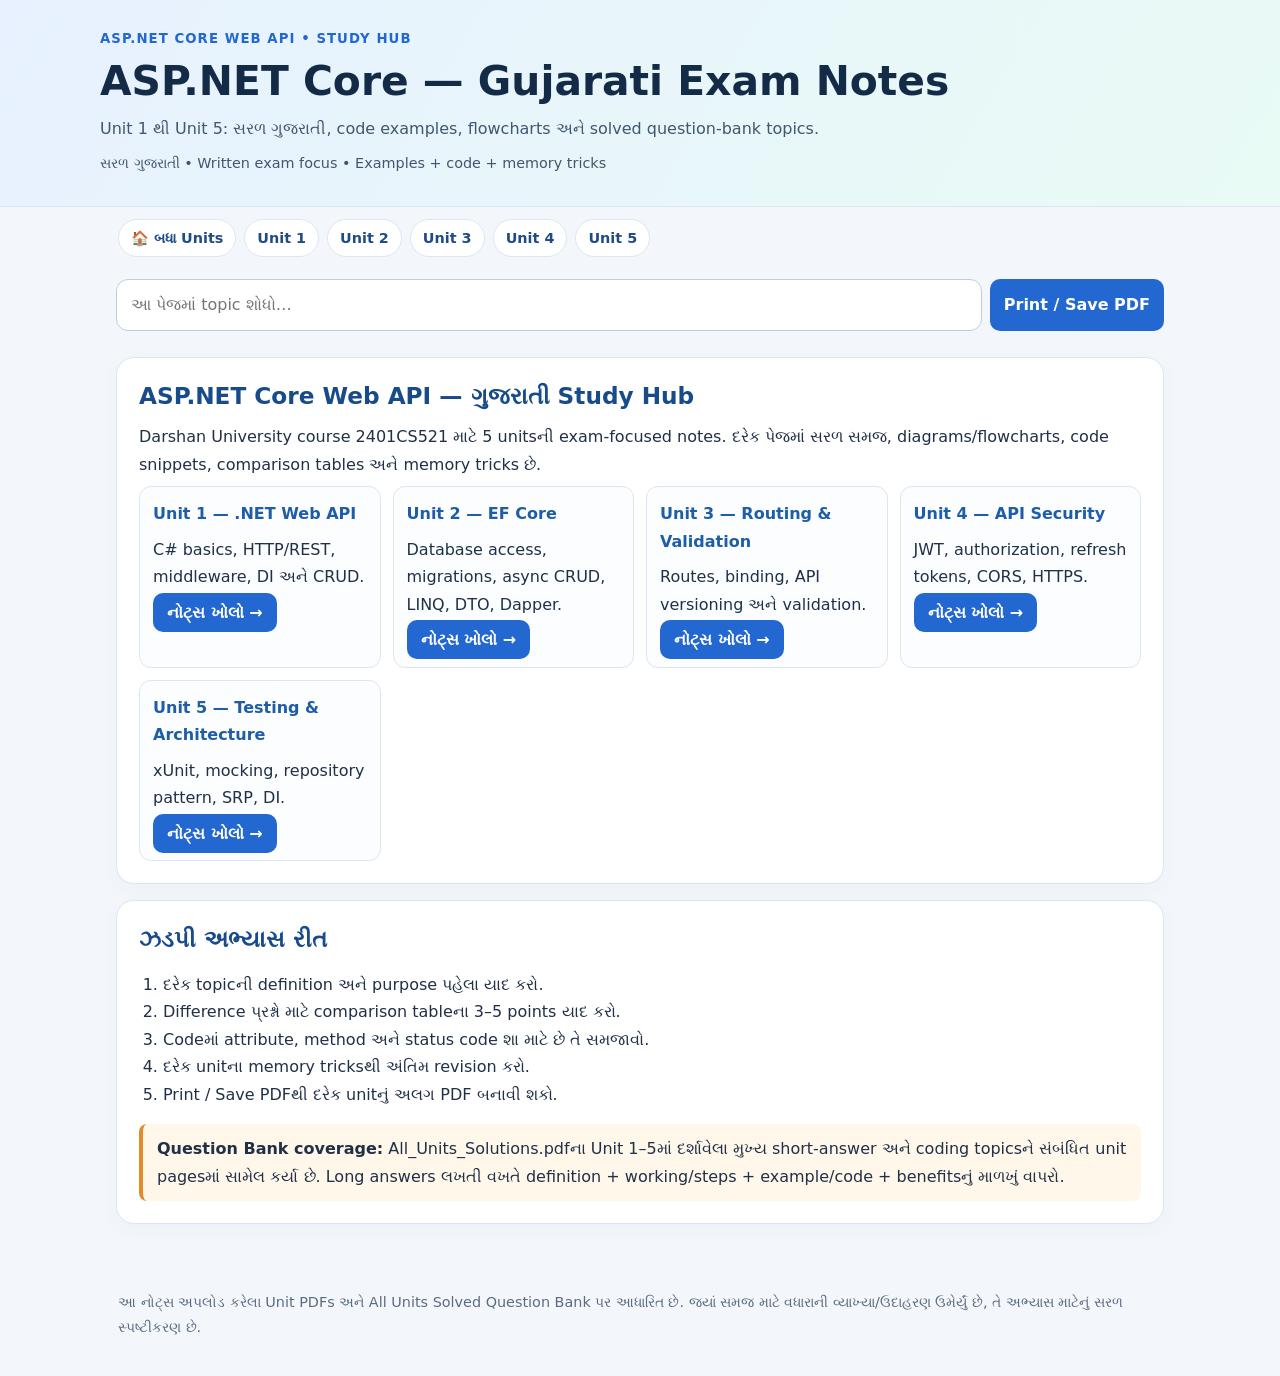
<file: index.html>
<!doctype html><html lang="gu"><head><meta charset="utf-8"><meta name="viewport" content="width=device-width, initial-scale=1"><title>ASP.NET Core — Gujarati Exam Notes</title><link rel="stylesheet" href="style.css"></head><body><header><div class="hero"><div class="eyebrow">ASP.NET CORE WEB API • STUDY HUB</div><h1>ASP.NET Core — Gujarati Exam Notes</h1><p>Unit 1 થી Unit 5: સરળ ગુજરાતી, code examples, flowcharts અને solved question-bank topics.</p><p class="small">સરળ ગુજરાતી • Written exam focus • Examples + code + memory tricks</p></div></header><nav class="navwrap"><a href="index.html">🏠 બધા Units</a><a href="unit1.html">Unit 1</a><a href="unit2.html">Unit 2</a><a href="unit3.html">Unit 3</a><a href="unit4.html">Unit 4</a><a href="unit5.html">Unit 5</a></nav><main><div class="toolbar"><input id="topicSearch" type="search" placeholder="આ પેજમાં topic શોધો…"><button id="printBtn">Print / Save PDF</button></div><section class="section"><h2>ASP.NET Core Web API — ગુજરાતી Study Hub</h2><p>Darshan University course 2401CS521 માટે 5 unitsની exam-focused notes. દરેક પેજમાં સરળ સમજ, diagrams/flowcharts, code snippets, comparison tables અને memory tricks છે.</p><div class="grid"><div class="mini"><strong>Unit 1 — .NET Web API</strong><p>C# basics, HTTP/REST, middleware, DI અને CRUD.</p><a class="btn" href="unit1.html">નોટ્સ ખોલો →</a></div><div class="mini"><strong>Unit 2 — EF Core</strong><p>Database access, migrations, async CRUD, LINQ, DTO, Dapper.</p><a class="btn" href="unit2.html">નોટ્સ ખોલો →</a></div><div class="mini"><strong>Unit 3 — Routing & Validation</strong><p>Routes, binding, API versioning અને validation.</p><a class="btn" href="unit3.html">નોટ્સ ખોલો →</a></div><div class="mini"><strong>Unit 4 — API Security</strong><p>JWT, authorization, refresh tokens, CORS, HTTPS.</p><a class="btn" href="unit4.html">નોટ્સ ખોલો →</a></div><div class="mini"><strong>Unit 5 — Testing & Architecture</strong><p>xUnit, mocking, repository pattern, SRP, DI.</p><a class="btn" href="unit5.html">નોટ્સ ખોલો →</a></div></div></section><section class="section"><h2>ઝડપી અભ્યાસ રીત</h2><ol><li>દરેક topicની definition અને purpose પહેલા યાદ કરો.</li><li>Difference પ્રશ્નો માટે comparison tableના 3–5 points યાદ કરો.</li><li>Codeમાં attribute, method અને status code શા માટે છે તે સમજાવો.</li><li>દરેક unitના memory tricksથી અંતિમ revision કરો.</li><li>Print / Save PDFથી દરેક unitનું અલગ PDF બનાવી શકો.</li></ol><div class="trick"><b>Question Bank coverage:</b> All_Units_Solutions.pdfના Unit 1–5માં દર્શાવેલા મુખ્ય short-answer અને coding topicsને સંબંધિત unit pagesમાં સામેલ કર્યા છે. Long answers લખતી વખતે definition + working/steps + example/code + benefitsનું માળખું વાપરો.</div></section></main><footer>આ નોટ્સ અપલોડ કરેલા Unit PDFs અને All Units Solved Question Bank પર આધારિત છે. જ્યાં સમજ માટે વધારાની વ્યાખ્યા/ઉદાહરણ ઉમેર્યું છે, તે અભ્યાસ માટેનું સરળ સ્પષ્ટીકરણ છે.</footer><script src="app.js"></script></body></html>
</file>
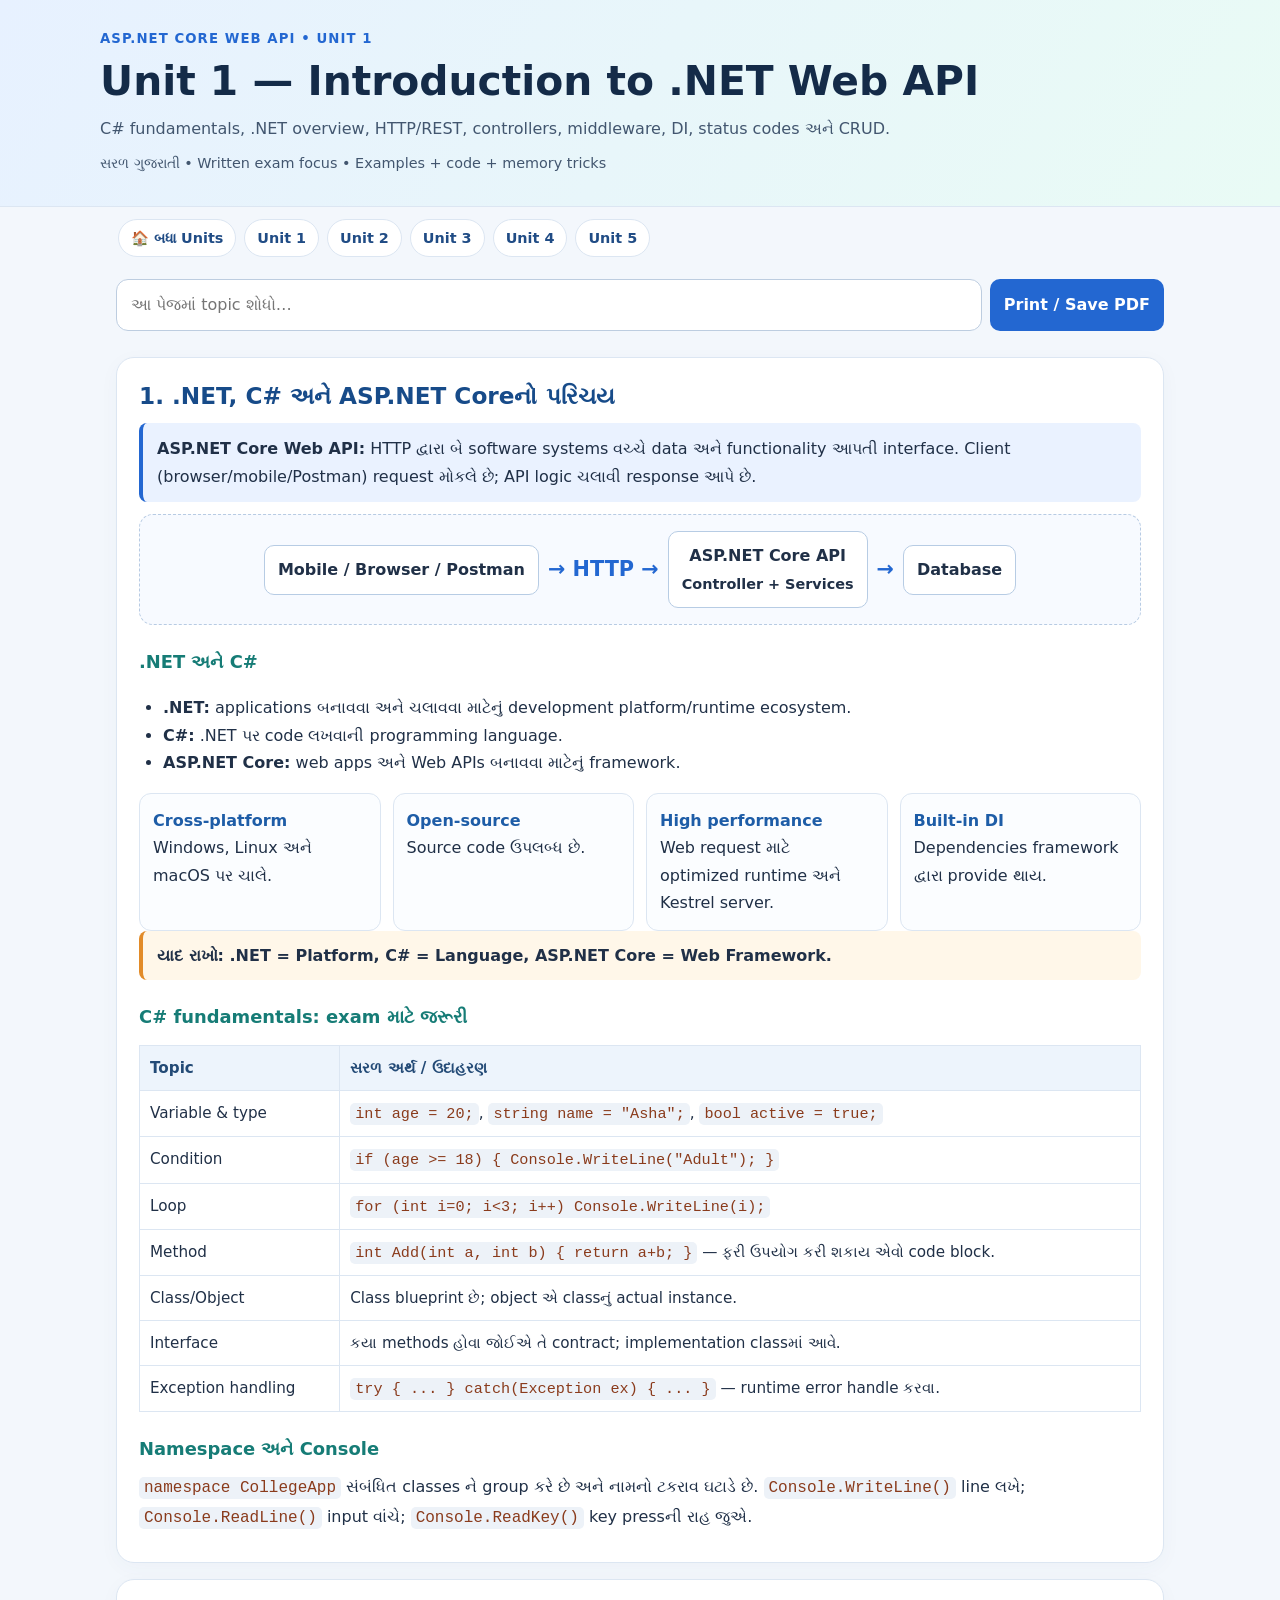
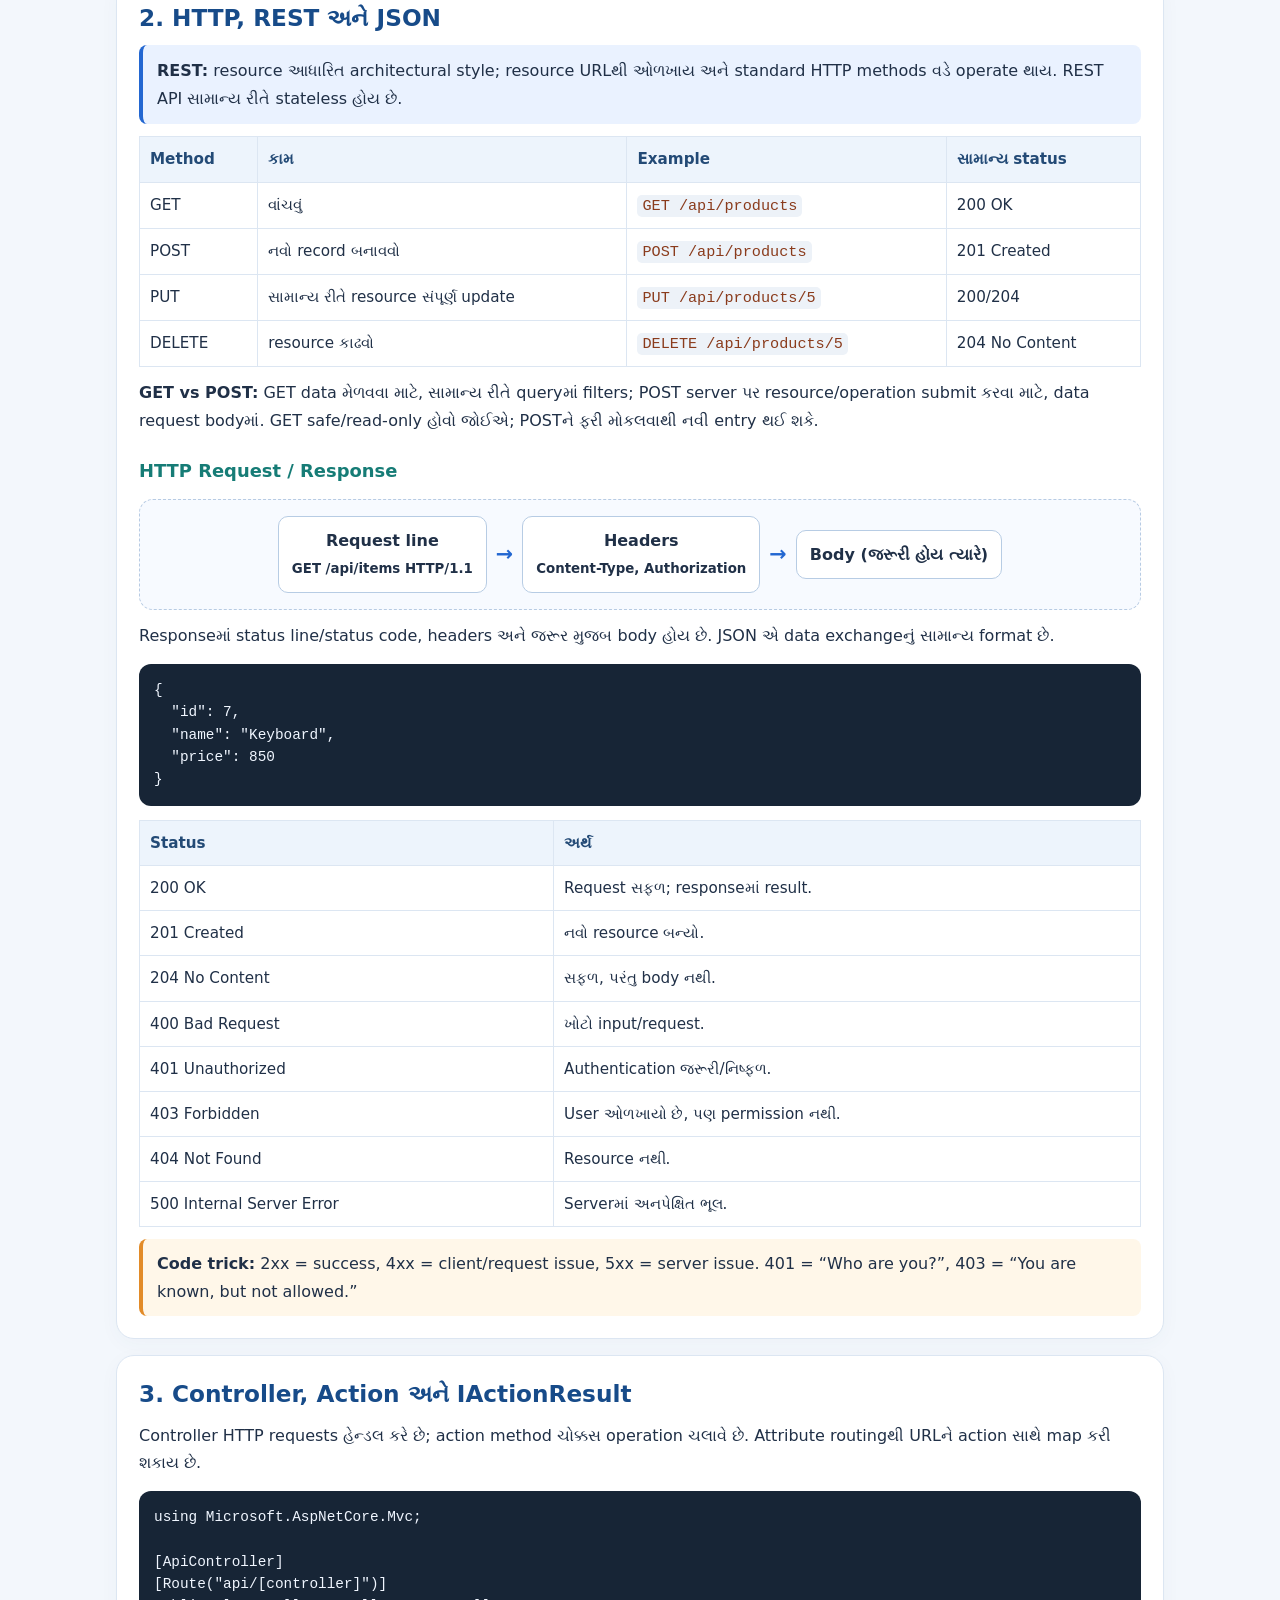
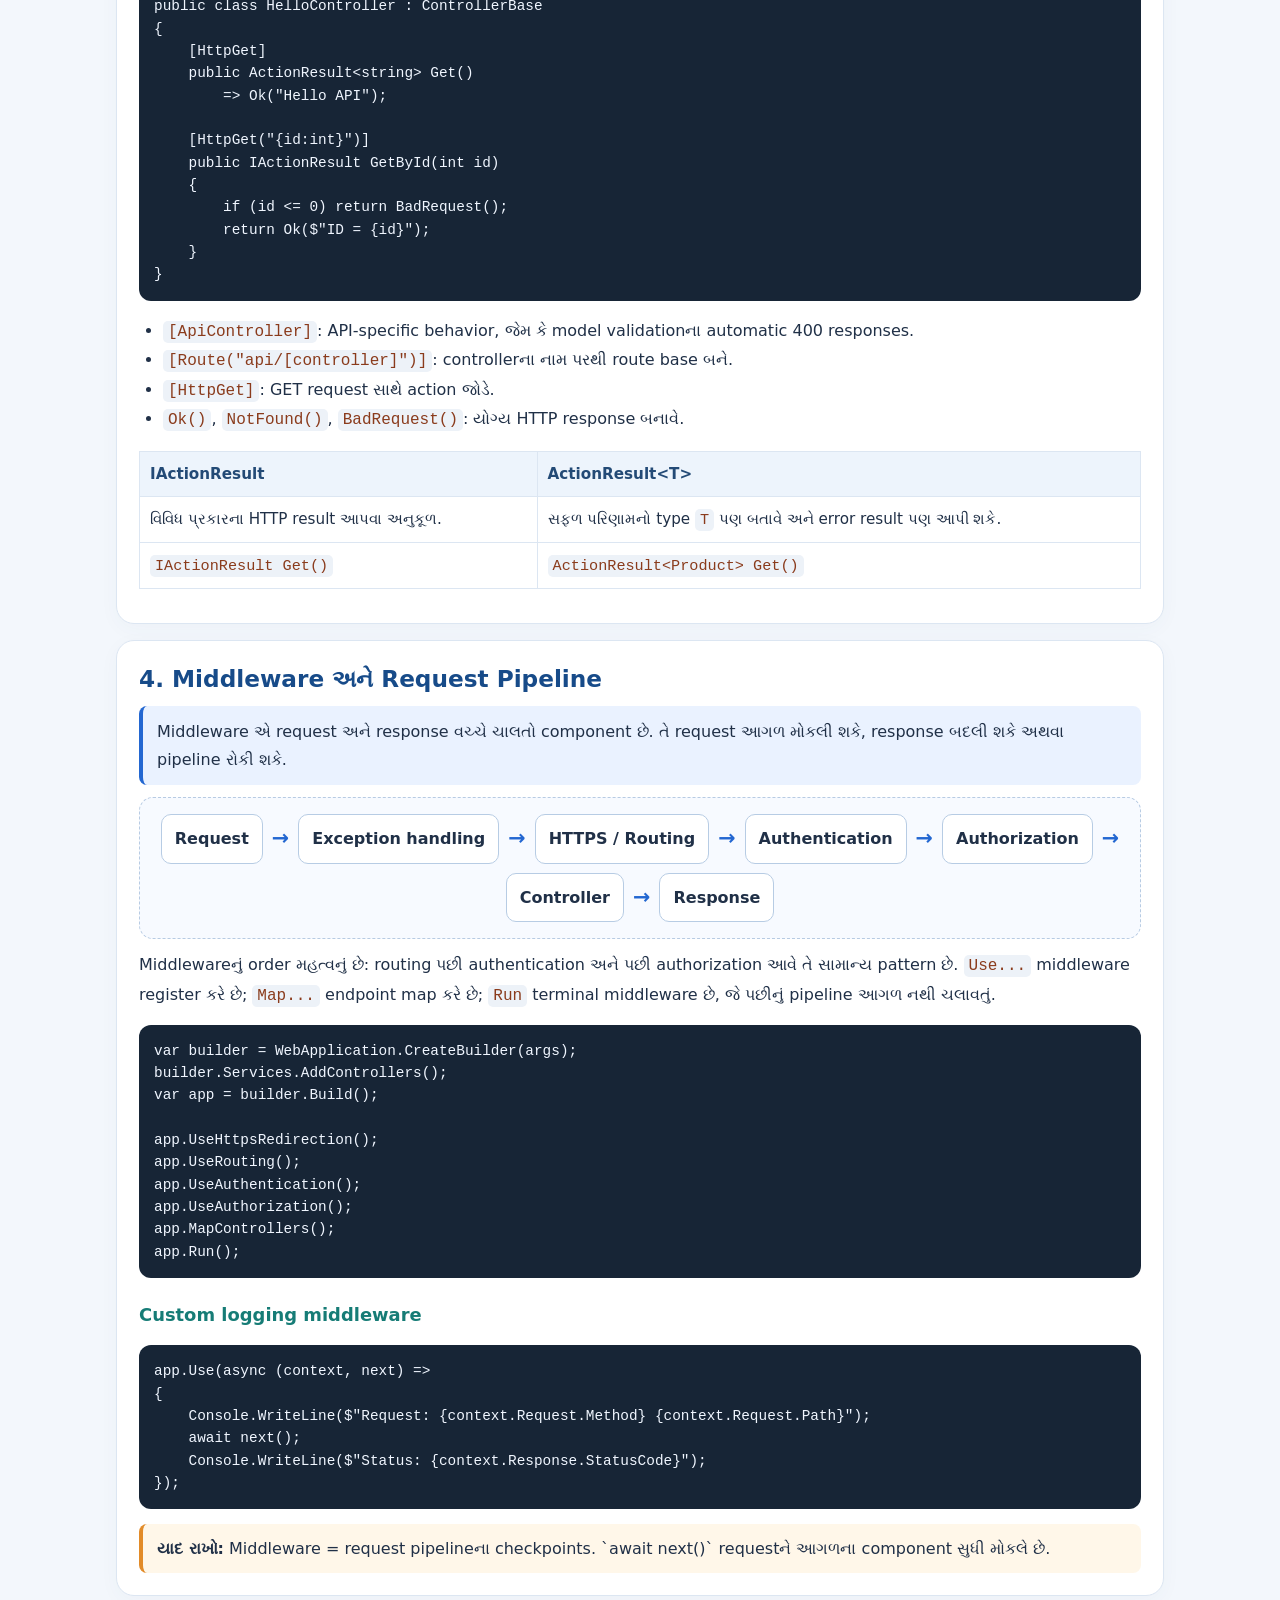
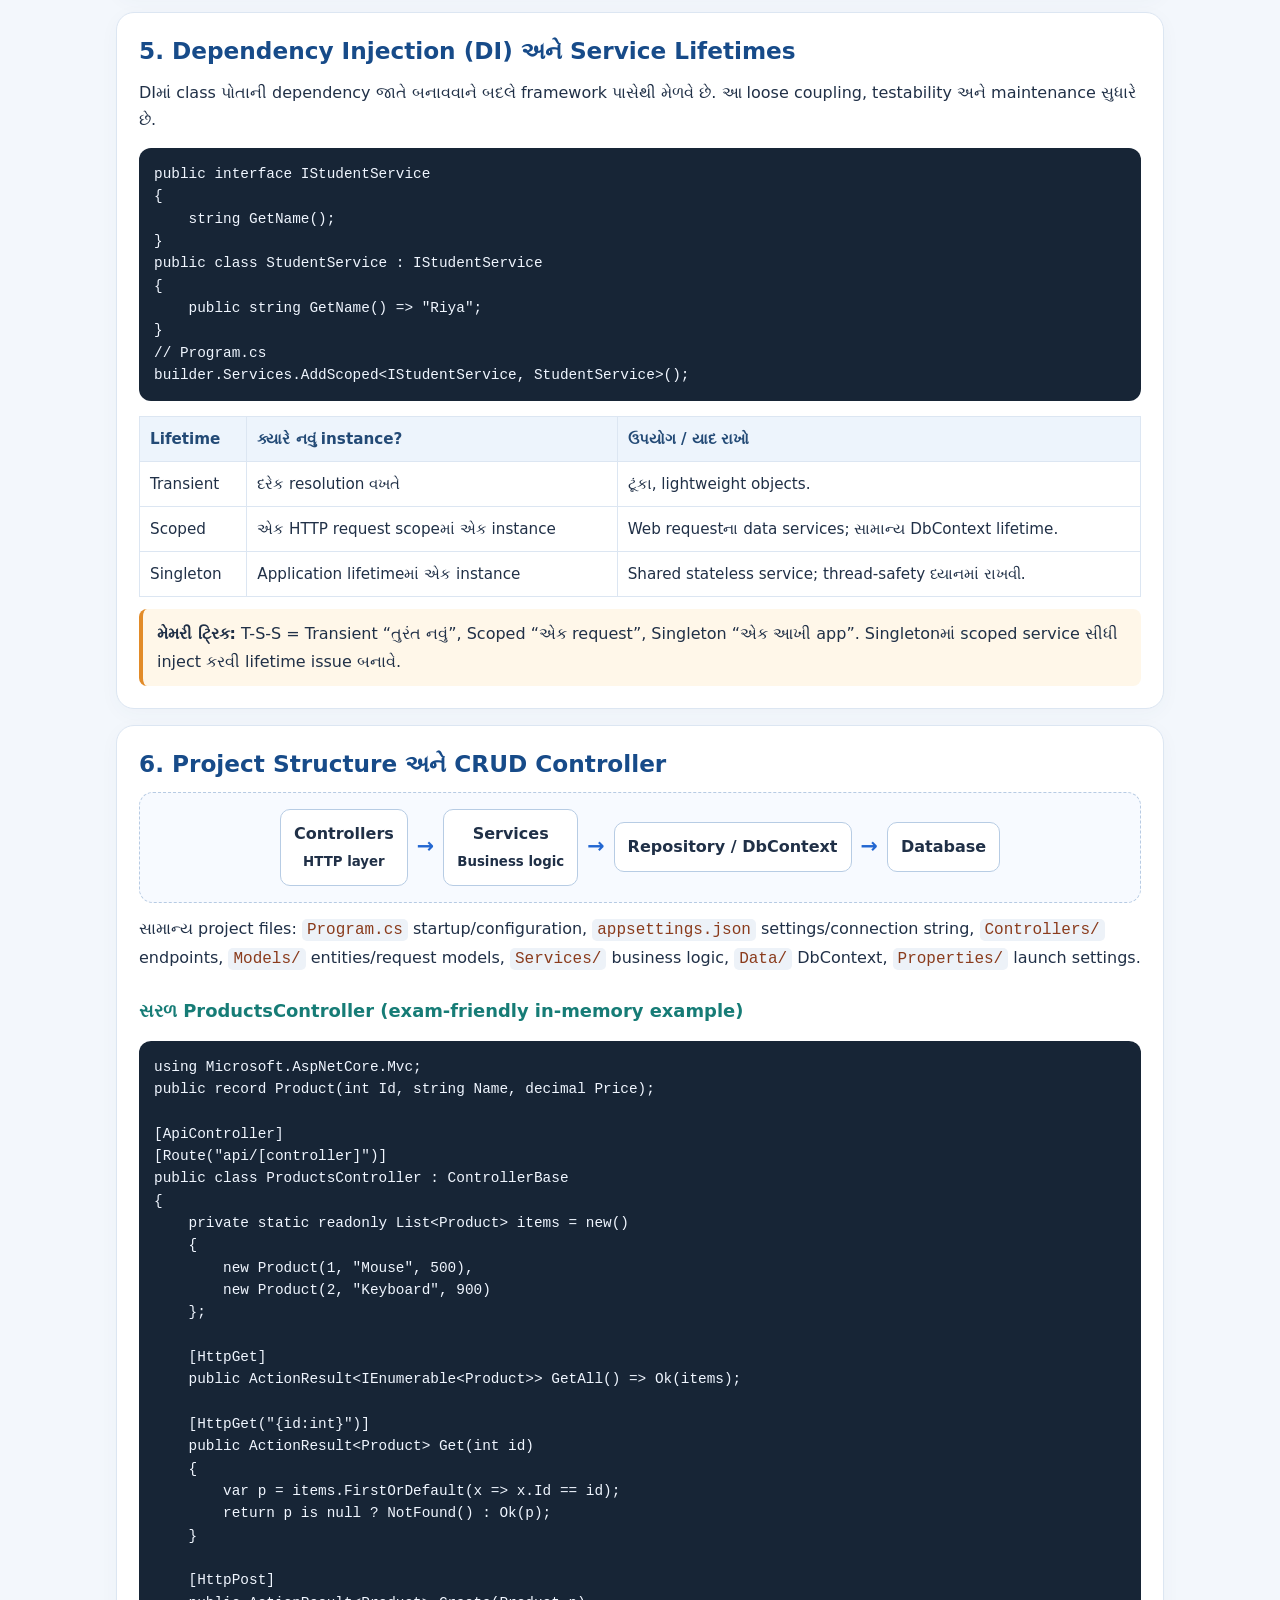
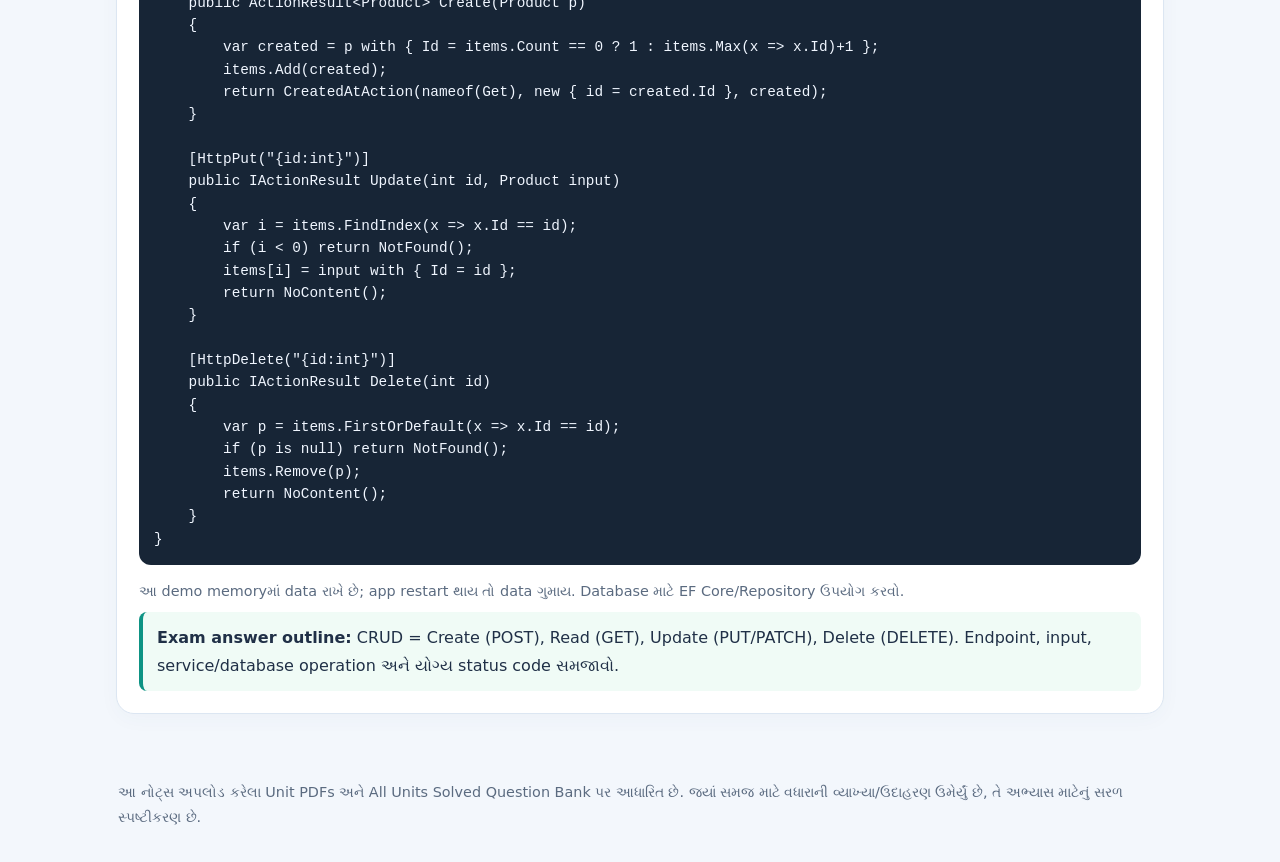
<file: unit1.html>
<!doctype html><html lang="gu"><head><meta charset="utf-8"><meta name="viewport" content="width=device-width, initial-scale=1"><title>Unit 1 — Introduction to .NET Web API</title><link rel="stylesheet" href="style.css"></head><body><header><div class="hero"><div class="eyebrow">ASP.NET CORE WEB API • UNIT 1</div><h1>Unit 1 — Introduction to .NET Web API</h1><p>C# fundamentals, .NET overview, HTTP/REST, controllers, middleware, DI, status codes અને CRUD.</p><p class="small">સરળ ગુજરાતી • Written exam focus • Examples + code + memory tricks</p></div></header><nav class="navwrap"><a href="index.html">🏠 બધા Units</a><a href="unit1.html">Unit 1</a><a href="unit2.html">Unit 2</a><a href="unit3.html">Unit 3</a><a href="unit4.html">Unit 4</a><a href="unit5.html">Unit 5</a></nav><main><div class="toolbar"><input id="topicSearch" type="search" placeholder="આ પેજમાં topic શોધો…"><button id="printBtn">Print / Save PDF</button></div>
<section class="section"><h2>1. .NET, C# અને ASP.NET Coreનો પરિચય</h2>
<div class="definition"><b>ASP.NET Core Web API:</b> HTTP દ્વારા બે software systems વચ્ચે data અને functionality આપતી interface. Client (browser/mobile/Postman) request મોકલે છે; API logic ચલાવી response આપે છે.</div>
<div class="diagram"><div class="node">Mobile / Browser / Postman</div><div class="arrow">→ HTTP →</div><div class="node">ASP.NET Core API<br><span class="small">Controller + Services</span></div><div class="arrow">→</div><div class="node">Database</div></div>
<h3>.NET અને C#</h3><ul><li><b>.NET:</b> applications બનાવવા અને ચલાવવા માટેનું development platform/runtime ecosystem.</li><li><b>C#:</b> .NET પર code લખવાની programming language.</li><li><b>ASP.NET Core:</b> web apps અને Web APIs બનાવવા માટેનું framework.</li></ul>
<div class="grid"><div class="mini"><strong>Cross-platform</strong><br>Windows, Linux અને macOS પર ચાલે.</div><div class="mini"><strong>Open-source</strong><br>Source code ઉપલબ્ધ છે.</div><div class="mini"><strong>High performance</strong><br>Web request માટે optimized runtime અને Kestrel server.</div><div class="mini"><strong>Built-in DI</strong><br>Dependencies framework દ્વારા provide થાય.</div></div>
<div class="trick"><b>યાદ રાખો: .NET = Platform, C# = Language, ASP.NET Core = Web Framework.</b></div>
<h3>C# fundamentals: exam માટે જરૂરી</h3><table><tr><th>Topic</th><th>સરળ અર્થ / ઉદાહરણ</th></tr><tr><td>Variable & type</td><td><code>int age = 20;</code>, <code>string name = "Asha";</code>, <code>bool active = true;</code></td></tr><tr><td>Condition</td><td><code>if (age >= 18) { Console.WriteLine("Adult"); }</code></td></tr><tr><td>Loop</td><td><code>for (int i=0; i&lt;3; i++) Console.WriteLine(i);</code></td></tr><tr><td>Method</td><td><code>int Add(int a, int b) { return a+b; }</code> — ફરી ઉપયોગ કરી શકાય એવો code block.</td></tr><tr><td>Class/Object</td><td>Class blueprint છે; object એ classનું actual instance.</td></tr><tr><td>Interface</td><td>કયા methods હોવા જોઈએ તે contract; implementation classમાં આવે.</td></tr><tr><td>Exception handling</td><td><code>try { ... } catch(Exception ex) { ... }</code> — runtime error handle કરવા.</td></tr></table>
<h3>Namespace અને Console</h3><p><code>namespace CollegeApp</code> સંબંધિત classes ને group કરે છે અને નામનો ટકરાવ ઘટાડે છે. <code>Console.WriteLine()</code> line લખે; <code>Console.ReadLine()</code> input વાંચે; <code>Console.ReadKey()</code> key pressની રાહ જુએ.</p>
</section>
<section class="section"><h2>2. HTTP, REST અને JSON</h2>
<div class="definition"><b>REST:</b> resource આધારિત architectural style; resource URLથી ઓળખાય અને standard HTTP methods વડે operate થાય. REST API સામાન્ય રીતે stateless હોય છે.</div>
<table><tr><th>Method</th><th>કામ</th><th>Example</th><th>સામાન્ય status</th></tr><tr><td>GET</td><td>વાંચવું</td><td><code>GET /api/products</code></td><td>200 OK</td></tr><tr><td>POST</td><td>નવો record બનાવવો</td><td><code>POST /api/products</code></td><td>201 Created</td></tr><tr><td>PUT</td><td>સામાન્ય રીતે resource સંપૂર્ણ update</td><td><code>PUT /api/products/5</code></td><td>200/204</td></tr><tr><td>DELETE</td><td>resource કાઢવો</td><td><code>DELETE /api/products/5</code></td><td>204 No Content</td></tr></table>
<p><b>GET vs POST:</b> GET data મેળવવા માટે, સામાન્ય રીતે queryમાં filters; POST server પર resource/operation submit કરવા માટે, data request bodyમાં. GET safe/read-only હોવો જોઈએ; POSTને ફરી મોકલવાથી નવી entry થઈ શકે.</p>
<h3>HTTP Request / Response</h3><div class="diagram"><div class="node">Request line<br><small>GET /api/items HTTP/1.1</small></div><div class="arrow">→</div><div class="node">Headers<br><small>Content-Type, Authorization</small></div><div class="arrow">→</div><div class="node">Body (જરૂરી હોય ત્યારે)</div></div>
<p>Responseમાં status line/status code, headers અને જરૂર મુજબ body હોય છે. JSON એ data exchangeનું સામાન્ય format છે.</p>
<pre><code>{
  "id": 7,
  "name": "Keyboard",
  "price": 850
}</code></pre>
<table><tr><th>Status</th><th>અર્થ</th></tr><tr><td>200 OK</td><td>Request સફળ; responseમાં result.</td></tr><tr><td>201 Created</td><td>નવો resource બન્યો.</td></tr><tr><td>204 No Content</td><td>સફળ, પરંતુ body નથી.</td></tr><tr><td>400 Bad Request</td><td>ખોટો input/request.</td></tr><tr><td>401 Unauthorized</td><td>Authentication જરૂરી/નિષ્ફળ.</td></tr><tr><td>403 Forbidden</td><td>User ઓળખાયો છે, પણ permission નથી.</td></tr><tr><td>404 Not Found</td><td>Resource નથી.</td></tr><tr><td>500 Internal Server Error</td><td>Serverમાં અનપેક્ષિત ભૂલ.</td></tr></table>
<div class="trick"><b>Code trick:</b> 2xx = success, 4xx = client/request issue, 5xx = server issue. 401 = “Who are you?”, 403 = “You are known, but not allowed.”</div>
</section>
<section class="section"><h2>3. Controller, Action અને IActionResult</h2>
<p>Controller HTTP requests હેન્ડલ કરે છે; action method ચોક્કસ operation ચલાવે છે. Attribute routingથી URLને action સાથે map કરી શકાય છે.</p>
<pre><code>using Microsoft.AspNetCore.Mvc;

[ApiController]
[Route("api/[controller]")]
public class HelloController : ControllerBase
{
    [HttpGet]
    public ActionResult&lt;string&gt; Get()
        => Ok("Hello API");

    [HttpGet("{id:int}")]
    public IActionResult GetById(int id)
    {
        if (id &lt;= 0) return BadRequest();
        return Ok($"ID = {id}");
    }
}</code></pre>
<ul><li><code>[ApiController]</code>: API-specific behavior, જેમ કે model validationના automatic 400 responses.</li><li><code>[Route("api/[controller]")]</code>: controllerના નામ પરથી route base બને.</li><li><code>[HttpGet]</code>: GET request સાથે action જોડે.</li><li><code>Ok()</code>, <code>NotFound()</code>, <code>BadRequest()</code>: યોગ્ય HTTP response બનાવે.</li></ul>
<table><tr><th>IActionResult</th><th>ActionResult&lt;T&gt;</th></tr><tr><td>વિવિધ પ્રકારના HTTP result આપવા અનુકૂળ.</td><td>સફળ પરિણામનો type <code>T</code> પણ બતાવે અને error result પણ આપી શકે.</td></tr><tr><td><code>IActionResult Get()</code></td><td><code>ActionResult&lt;Product&gt; Get()</code></td></tr></table>
</section>
<section class="section"><h2>4. Middleware અને Request Pipeline</h2>
<div class="definition">Middleware એ request અને response વચ્ચે ચાલતો component છે. તે request આગળ મોકલી શકે, response બદલી શકે અથવા pipeline રોકી શકે.</div>
<div class="diagram"><div class="node">Request</div><span class="arrow">→</span><div class="node">Exception handling</div><span class="arrow">→</span><div class="node">HTTPS / Routing</div><span class="arrow">→</span><div class="node">Authentication</div><span class="arrow">→</span><div class="node">Authorization</div><span class="arrow">→</span><div class="node">Controller</div><span class="arrow">→</span><div class="node">Response</div></div>
<p>Middlewareનું order મહત્વનું છે: routing પછી authentication અને પછી authorization આવે તે સામાન્ય pattern છે. <code>Use...</code> middleware register કરે છે; <code>Map...</code> endpoint map કરે છે; <code>Run</code> terminal middleware છે, જે પછીનું pipeline આગળ નથી ચલાવતું.</p>
<pre><code>var builder = WebApplication.CreateBuilder(args);
builder.Services.AddControllers();
var app = builder.Build();

app.UseHttpsRedirection();
app.UseRouting();
app.UseAuthentication();
app.UseAuthorization();
app.MapControllers();
app.Run();</code></pre>
<h3>Custom logging middleware</h3><pre><code>app.Use(async (context, next) =>
{
    Console.WriteLine($"Request: {context.Request.Method} {context.Request.Path}");
    await next();
    Console.WriteLine($"Status: {context.Response.StatusCode}");
});</code></pre>
<div class="trick"><b>યાદ રાખો:</b> Middleware = request pipelineના checkpoints. `await next()` requestને આગળના component સુધી મોકલે છે.</div>
</section>
<section class="section"><h2>5. Dependency Injection (DI) અને Service Lifetimes</h2>
<p>DIમાં class પોતાની dependency જાતે બનાવવાને બદલે framework પાસેથી મેળવે છે. આ loose coupling, testability અને maintenance સુધારે છે.</p>
<pre><code>public interface IStudentService
{
    string GetName();
}
public class StudentService : IStudentService
{
    public string GetName() => "Riya";
}
// Program.cs
builder.Services.AddScoped&lt;IStudentService, StudentService&gt;();</code></pre>
<table><tr><th>Lifetime</th><th>ક્યારે નવું instance?</th><th>ઉપયોગ / યાદ રાખો</th></tr><tr><td>Transient</td><td>દરેક resolution વખતે</td><td>ટૂંકા, lightweight objects.</td></tr><tr><td>Scoped</td><td>એક HTTP request scopeમાં એક instance</td><td>Web requestના data services; સામાન્ય DbContext lifetime.</td></tr><tr><td>Singleton</td><td>Application lifetimeમાં એક instance</td><td>Shared stateless service; thread-safety ધ્યાનમાં રાખવી.</td></tr></table>
<div class="trick"><b>મેમરી ટ્રિક:</b> T-S-S = Transient “તુરંત નવું”, Scoped “એક request”, Singleton “એક આખી app”. Singletonમાં scoped service સીધી inject કરવી lifetime issue બનાવે.</div>
</section>
<section class="section"><h2>6. Project Structure અને CRUD Controller</h2>
<div class="diagram"><div class="node">Controllers<br><small>HTTP layer</small></div><span class="arrow">→</span><div class="node">Services<br><small>Business logic</small></div><span class="arrow">→</span><div class="node">Repository / DbContext</div><span class="arrow">→</span><div class="node">Database</div></div>
<p>સામાન્ય project files: <code>Program.cs</code> startup/configuration, <code>appsettings.json</code> settings/connection string, <code>Controllers/</code> endpoints, <code>Models/</code> entities/request models, <code>Services/</code> business logic, <code>Data/</code> DbContext, <code>Properties/</code> launch settings.</p>
<h3>સરળ ProductsController (exam-friendly in-memory example)</h3><pre><code>using Microsoft.AspNetCore.Mvc;
public record Product(int Id, string Name, decimal Price);

[ApiController]
[Route("api/[controller]")]
public class ProductsController : ControllerBase
{
    private static readonly List&lt;Product&gt; items = new()
    {
        new Product(1, "Mouse", 500),
        new Product(2, "Keyboard", 900)
    };

    [HttpGet]
    public ActionResult&lt;IEnumerable&lt;Product&gt;&gt; GetAll() => Ok(items);

    [HttpGet("{id:int}")]
    public ActionResult&lt;Product&gt; Get(int id)
    {
        var p = items.FirstOrDefault(x => x.Id == id);
        return p is null ? NotFound() : Ok(p);
    }

    [HttpPost]
    public ActionResult&lt;Product&gt; Create(Product p)
    {
        var created = p with { Id = items.Count == 0 ? 1 : items.Max(x => x.Id)+1 };
        items.Add(created);
        return CreatedAtAction(nameof(Get), new { id = created.Id }, created);
    }

    [HttpPut("{id:int}")]
    public IActionResult Update(int id, Product input)
    {
        var i = items.FindIndex(x => x.Id == id);
        if (i < 0) return NotFound();
        items[i] = input with { Id = id };
        return NoContent();
    }

    [HttpDelete("{id:int}")]
    public IActionResult Delete(int id)
    {
        var p = items.FirstOrDefault(x => x.Id == id);
        if (p is null) return NotFound();
        items.Remove(p);
        return NoContent();
    }
}</code></pre>
<p class="small muted">આ demo memoryમાં data રાખે છે; app restart થાય તો data ગુમાય. Database માટે EF Core/Repository ઉપયોગ કરવો.</p>
<div class="exam"><b>Exam answer outline:</b> CRUD = Create (POST), Read (GET), Update (PUT/PATCH), Delete (DELETE). Endpoint, input, service/database operation અને યોગ્ય status code સમજાવો.</div>
</section>
</main><footer>આ નોટ્સ અપલોડ કરેલા Unit PDFs અને All Units Solved Question Bank પર આધારિત છે. જ્યાં સમજ માટે વધારાની વ્યાખ્યા/ઉદાહરણ ઉમેર્યું છે, તે અભ્યાસ માટેનું સરળ સ્પષ્ટીકરણ છે.</footer><script src="app.js"></script></body></html>
</file>
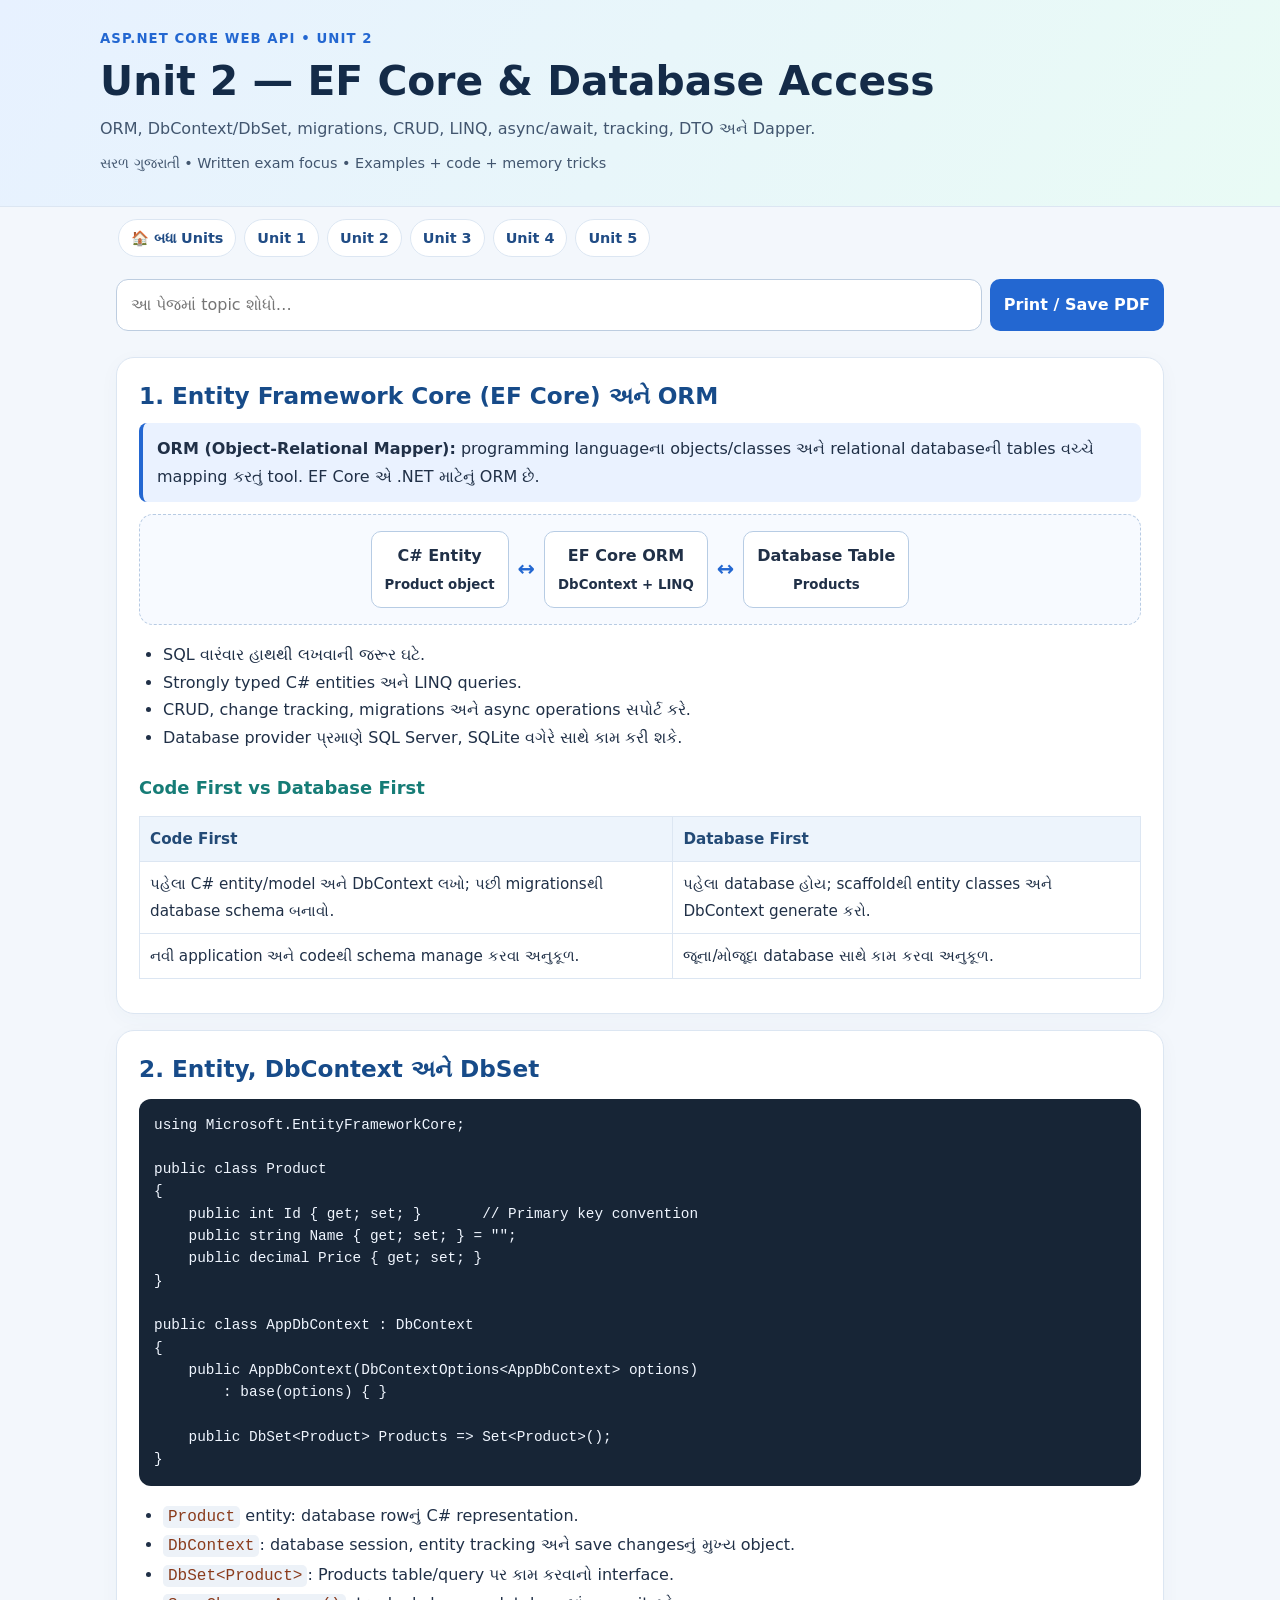
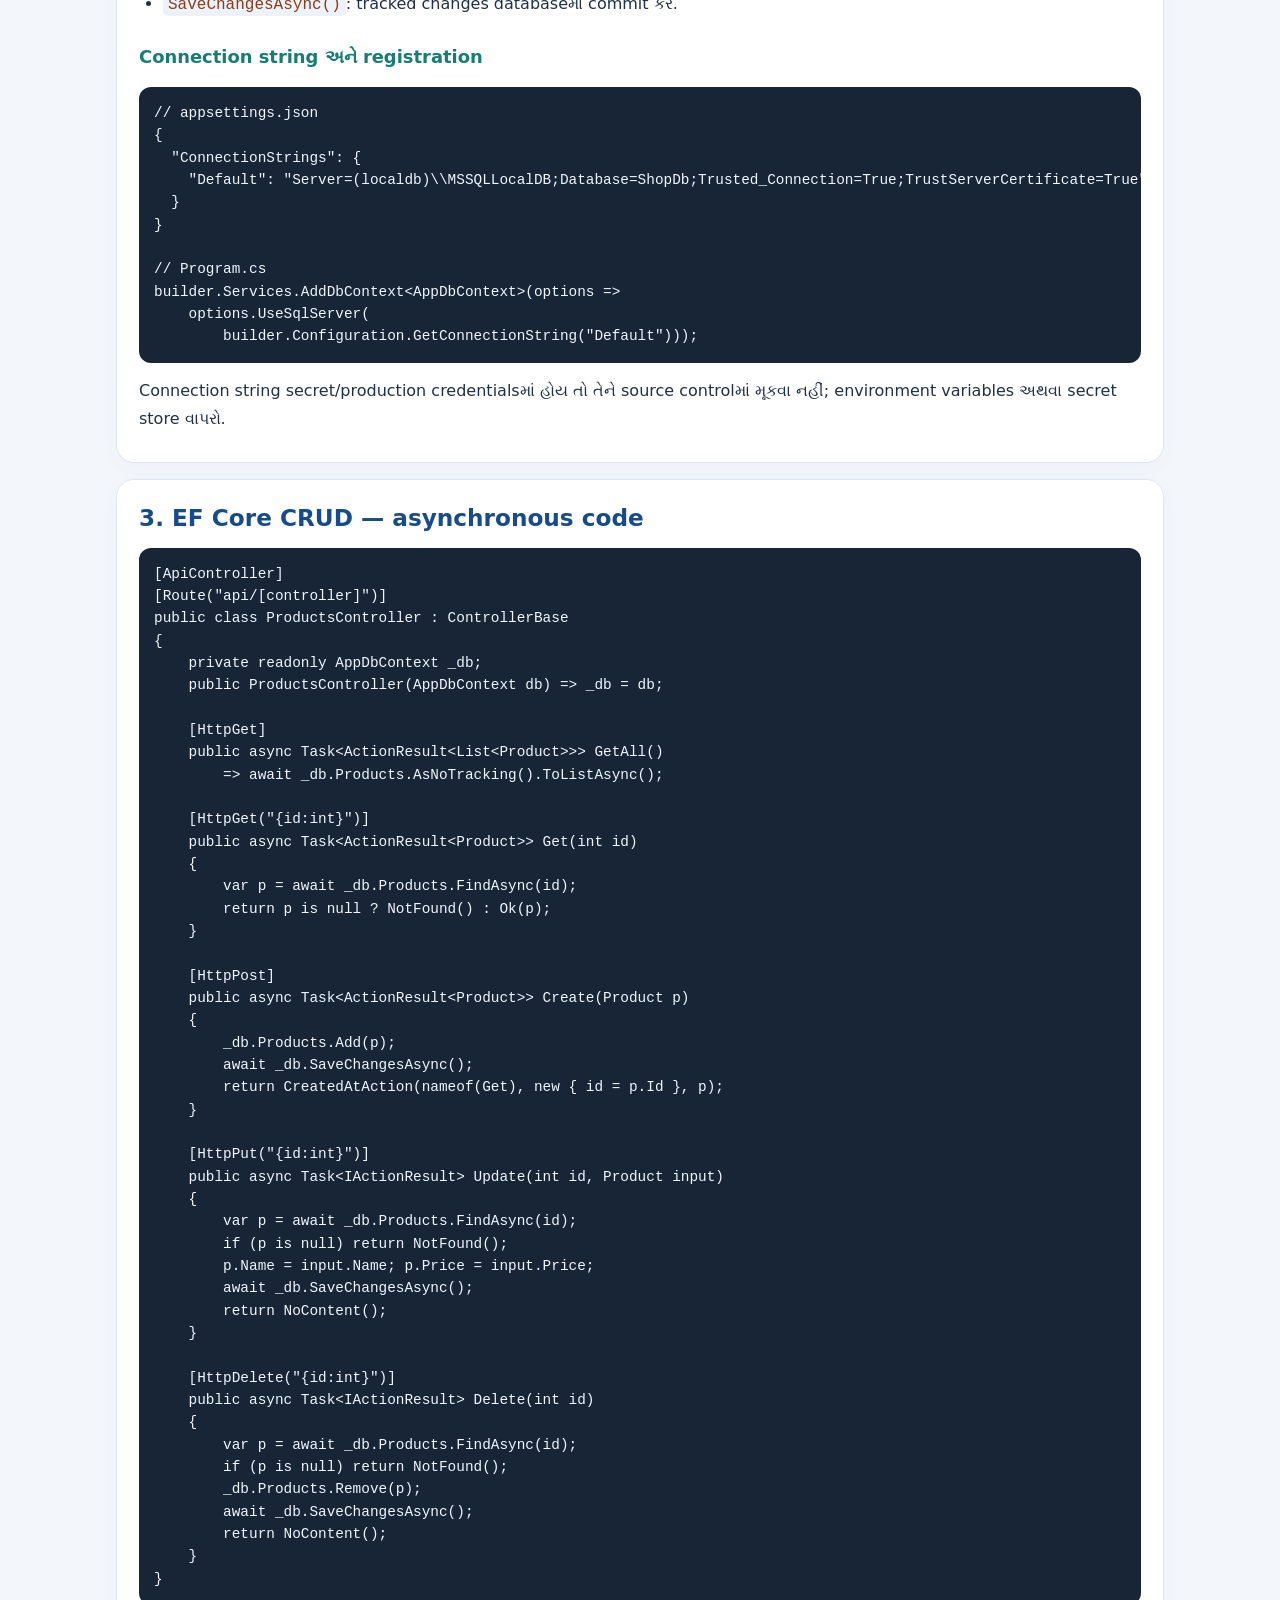
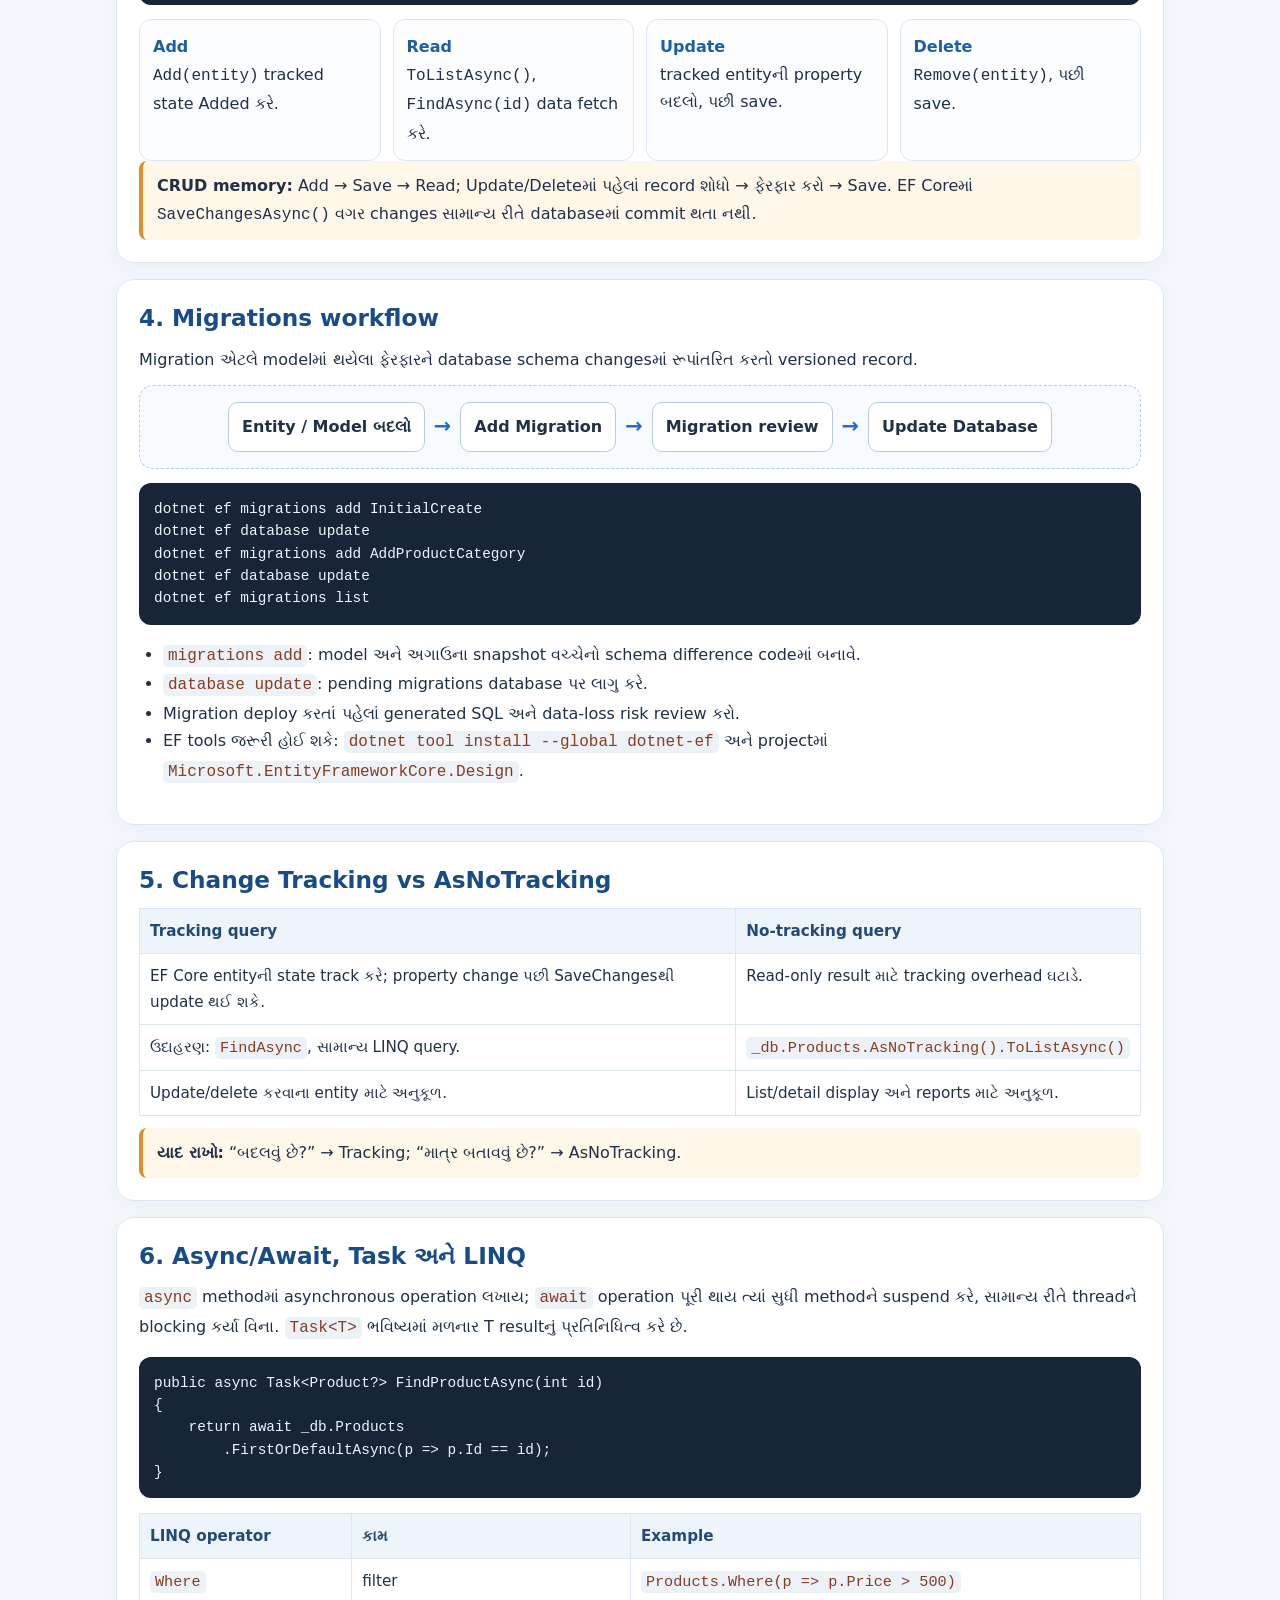
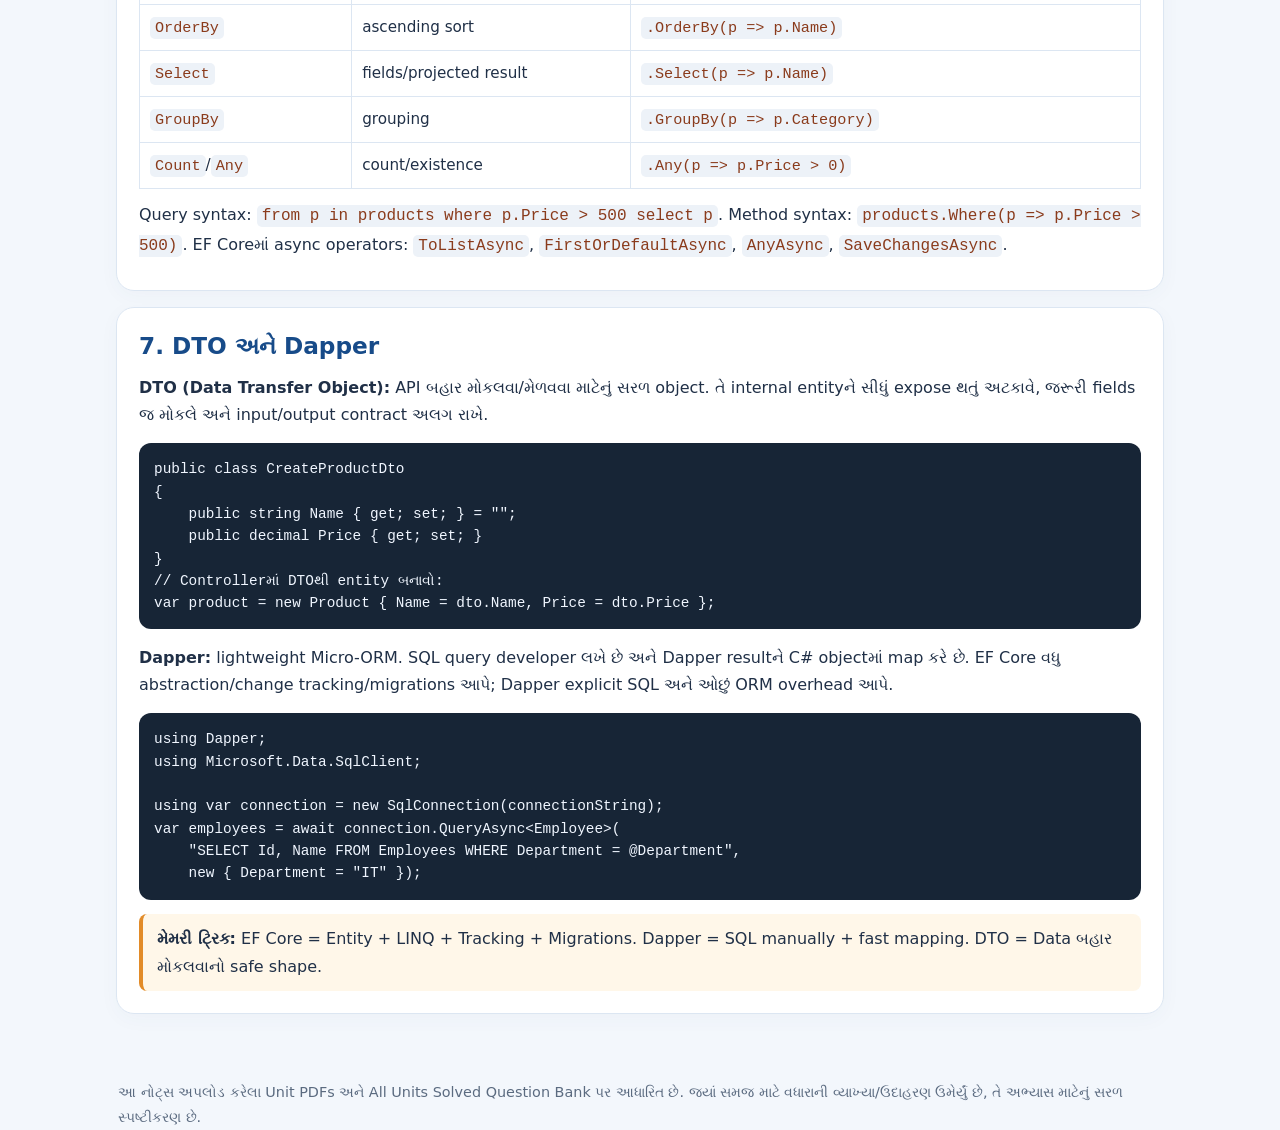
<file: unit2.html>
<!doctype html><html lang="gu"><head><meta charset="utf-8"><meta name="viewport" content="width=device-width, initial-scale=1"><title>Unit 2 — EF Core &amp; Database Access</title><link rel="stylesheet" href="style.css"></head><body><header><div class="hero"><div class="eyebrow">ASP.NET CORE WEB API • UNIT 2</div><h1>Unit 2 — EF Core & Database Access</h1><p>ORM, DbContext/DbSet, migrations, CRUD, LINQ, async/await, tracking, DTO અને Dapper.</p><p class="small">સરળ ગુજરાતી • Written exam focus • Examples + code + memory tricks</p></div></header><nav class="navwrap"><a href="index.html">🏠 બધા Units</a><a href="unit1.html">Unit 1</a><a href="unit2.html">Unit 2</a><a href="unit3.html">Unit 3</a><a href="unit4.html">Unit 4</a><a href="unit5.html">Unit 5</a></nav><main><div class="toolbar"><input id="topicSearch" type="search" placeholder="આ પેજમાં topic શોધો…"><button id="printBtn">Print / Save PDF</button></div>
<section class="section"><h2>1. Entity Framework Core (EF Core) અને ORM</h2>
<div class="definition"><b>ORM (Object-Relational Mapper):</b> programming languageના objects/classes અને relational databaseની tables વચ્ચે mapping કરતું tool. EF Core એ .NET માટેનું ORM છે.</div>
<div class="diagram"><div class="node">C# Entity<br><small>Product object</small></div><span class="arrow">↔</span><div class="node">EF Core ORM<br><small>DbContext + LINQ</small></div><span class="arrow">↔</span><div class="node">Database Table<br><small>Products</small></div></div>
<ul><li>SQL વારંવાર હાથથી લખવાની જરૂર ઘટે.</li><li>Strongly typed C# entities અને LINQ queries.</li><li>CRUD, change tracking, migrations અને async operations સપોર્ટ કરે.</li><li>Database provider પ્રમાણે SQL Server, SQLite વગેરે સાથે કામ કરી શકે.</li></ul>
<h3>Code First vs Database First</h3><table><tr><th>Code First</th><th>Database First</th></tr><tr><td>પહેલા C# entity/model અને DbContext લખો; પછી migrationsથી database schema બનાવો.</td><td>પહેલા database હોય; scaffoldથી entity classes અને DbContext generate કરો.</td></tr><tr><td>નવી application અને codeથી schema manage કરવા અનુકૂળ.</td><td>જૂના/મોજૂદા database સાથે કામ કરવા અનુકૂળ.</td></tr></table>
</section>
<section class="section"><h2>2. Entity, DbContext અને DbSet</h2>
<pre><code>using Microsoft.EntityFrameworkCore;

public class Product
{
    public int Id { get; set; }       // Primary key convention
    public string Name { get; set; } = "";
    public decimal Price { get; set; }
}

public class AppDbContext : DbContext
{
    public AppDbContext(DbContextOptions&lt;AppDbContext&gt; options)
        : base(options) { }

    public DbSet&lt;Product&gt; Products => Set&lt;Product&gt;();
}</code></pre>
<ul><li><code>Product</code> entity: database rowનું C# representation.</li><li><code>DbContext</code>: database session, entity tracking અને save changesનું મુખ્ય object.</li><li><code>DbSet&lt;Product&gt;</code>: Products table/query પર કામ કરવાનો interface.</li><li><code>SaveChangesAsync()</code>: tracked changes databaseમાં commit કરે.</li></ul>
<h3>Connection string અને registration</h3><pre><code>// appsettings.json
{
  "ConnectionStrings": {
    "Default": "Server=(localdb)\\MSSQLLocalDB;Database=ShopDb;Trusted_Connection=True;TrustServerCertificate=True"
  }
}

// Program.cs
builder.Services.AddDbContext&lt;AppDbContext&gt;(options =>
    options.UseSqlServer(
        builder.Configuration.GetConnectionString("Default")));</code></pre>
<p>Connection string secret/production credentialsમાં હોય તો તેને source controlમાં મૂકવા નહીં; environment variables અથવા secret store વાપરો.</p>
</section>
<section class="section"><h2>3. EF Core CRUD — asynchronous code</h2>
<pre><code>[ApiController]
[Route("api/[controller]")]
public class ProductsController : ControllerBase
{
    private readonly AppDbContext _db;
    public ProductsController(AppDbContext db) => _db = db;

    [HttpGet]
    public async Task&lt;ActionResult&lt;List&lt;Product&gt;&gt;&gt; GetAll()
        => await _db.Products.AsNoTracking().ToListAsync();

    [HttpGet("{id:int}")]
    public async Task&lt;ActionResult&lt;Product&gt;&gt; Get(int id)
    {
        var p = await _db.Products.FindAsync(id);
        return p is null ? NotFound() : Ok(p);
    }

    [HttpPost]
    public async Task&lt;ActionResult&lt;Product&gt;&gt; Create(Product p)
    {
        _db.Products.Add(p);
        await _db.SaveChangesAsync();
        return CreatedAtAction(nameof(Get), new { id = p.Id }, p);
    }

    [HttpPut("{id:int}")]
    public async Task&lt;IActionResult&gt; Update(int id, Product input)
    {
        var p = await _db.Products.FindAsync(id);
        if (p is null) return NotFound();
        p.Name = input.Name; p.Price = input.Price;
        await _db.SaveChangesAsync();
        return NoContent();
    }

    [HttpDelete("{id:int}")]
    public async Task&lt;IActionResult&gt; Delete(int id)
    {
        var p = await _db.Products.FindAsync(id);
        if (p is null) return NotFound();
        _db.Products.Remove(p);
        await _db.SaveChangesAsync();
        return NoContent();
    }
}</code></pre>
<div class="grid"><div class="mini"><strong>Add</strong><br><code>Add(entity)</code> tracked state Added કરે.</div><div class="mini"><strong>Read</strong><br><code>ToListAsync()</code>, <code>FindAsync(id)</code> data fetch કરે.</div><div class="mini"><strong>Update</strong><br>tracked entityની property બદલો, પછી save.</div><div class="mini"><strong>Delete</strong><br><code>Remove(entity)</code>, પછી save.</div></div>
<div class="trick"><b>CRUD memory:</b> Add → Save → Read; Update/Deleteમાં પહેલાં record શોધો → ફેરફાર કરો → Save. EF Coreમાં <code>SaveChangesAsync()</code> વગર changes સામાન્ય રીતે databaseમાં commit થતા નથી.</div>
</section>
<section class="section"><h2>4. Migrations workflow</h2>
<p>Migration એટલે modelમાં થયેલા ફેરફારને database schema changesમાં રૂપાંતરિત કરતો versioned record.</p>
<div class="diagram"><div class="node">Entity / Model બદલો</div><span class="arrow">→</span><div class="node">Add Migration</div><span class="arrow">→</span><div class="node">Migration review</div><span class="arrow">→</span><div class="node">Update Database</div></div>
<pre><code>dotnet ef migrations add InitialCreate
dotnet ef database update
dotnet ef migrations add AddProductCategory
dotnet ef database update
dotnet ef migrations list</code></pre>
<ul><li><code>migrations add</code>: model અને અગાઉના snapshot વચ્ચેનો schema difference codeમાં બનાવે.</li><li><code>database update</code>: pending migrations database પર લાગુ કરે.</li><li>Migration deploy કરતાં પહેલાં generated SQL અને data-loss risk review કરો.</li><li>EF tools જરૂરી હોઈ શકે: <code>dotnet tool install --global dotnet-ef</code> અને projectમાં <code>Microsoft.EntityFrameworkCore.Design</code>.</li></ul>
</section>
<section class="section"><h2>5. Change Tracking vs AsNoTracking</h2>
<table><tr><th>Tracking query</th><th>No-tracking query</th></tr><tr><td>EF Core entityની state track કરે; property change પછી SaveChangesથી update થઈ શકે.</td><td>Read-only result માટે tracking overhead ઘટાડે.</td></tr><tr><td>ઉદાહરણ: <code>FindAsync</code>, સામાન્ય LINQ query.</td><td><code>_db.Products.AsNoTracking().ToListAsync()</code></td></tr><tr><td>Update/delete કરવાના entity માટે અનુકૂળ.</td><td>List/detail display અને reports માટે અનુકૂળ.</td></tr></table>
<div class="trick"><b>યાદ રાખો:</b> “બદલવું છે?” → Tracking; “માત્ર બતાવવું છે?” → AsNoTracking.</div>
</section>
<section class="section"><h2>6. Async/Await, Task અને LINQ</h2>
<p><code>async</code> methodમાં asynchronous operation લખાય; <code>await</code> operation પૂરી થાય ત્યાં સુધી methodને suspend કરે, સામાન્ય રીતે threadને blocking કર્યા વિના. <code>Task&lt;T&gt;</code> ભવિષ્યમાં મળનાર T resultનું પ્રતિનિધિત્વ કરે છે.</p>
<pre><code>public async Task&lt;Product?&gt; FindProductAsync(int id)
{
    return await _db.Products
        .FirstOrDefaultAsync(p => p.Id == id);
}</code></pre>
<table><tr><th>LINQ operator</th><th>કામ</th><th>Example</th></tr><tr><td><code>Where</code></td><td>filter</td><td><code>Products.Where(p => p.Price &gt; 500)</code></td></tr><tr><td><code>OrderBy</code></td><td>ascending sort</td><td><code>.OrderBy(p => p.Name)</code></td></tr><tr><td><code>Select</code></td><td>fields/projected result</td><td><code>.Select(p => p.Name)</code></td></tr><tr><td><code>GroupBy</code></td><td>grouping</td><td><code>.GroupBy(p => p.Category)</code></td></tr><tr><td><code>Count</code>/<code>Any</code></td><td>count/existence</td><td><code>.Any(p => p.Price &gt; 0)</code></td></tr></table>
<p>Query syntax: <code>from p in products where p.Price &gt; 500 select p</code>. Method syntax: <code>products.Where(p =&gt; p.Price &gt; 500)</code>. EF Coreમાં async operators: <code>ToListAsync</code>, <code>FirstOrDefaultAsync</code>, <code>AnyAsync</code>, <code>SaveChangesAsync</code>.</p>
</section>
<section class="section"><h2>7. DTO અને Dapper</h2>
<p><b>DTO (Data Transfer Object):</b> API બહાર મોકલવા/મેળવવા માટેનું સરળ object. તે internal entityને સીધું expose થતું અટકાવે, જરૂરી fields જ મોકલે અને input/output contract અલગ રાખે.</p>
<pre><code>public class CreateProductDto
{
    public string Name { get; set; } = "";
    public decimal Price { get; set; }
}
// Controllerમાં DTOથી entity બનાવો:
var product = new Product { Name = dto.Name, Price = dto.Price };</code></pre>
<p><b>Dapper:</b> lightweight Micro-ORM. SQL query developer લખે છે અને Dapper resultને C# objectમાં map કરે છે. EF Core વધુ abstraction/change tracking/migrations આપે; Dapper explicit SQL અને ઓછું ORM overhead આપે.</p>
<pre><code>using Dapper;
using Microsoft.Data.SqlClient;

using var connection = new SqlConnection(connectionString);
var employees = await connection.QueryAsync&lt;Employee&gt;(
    "SELECT Id, Name FROM Employees WHERE Department = @Department",
    new { Department = "IT" });</code></pre>
<div class="trick"><b>મેમરી ટ્રિક:</b> EF Core = Entity + LINQ + Tracking + Migrations. Dapper = SQL manually + fast mapping. DTO = Data બહાર મોકલવાનો safe shape.</div>
</section>
</main><footer>આ નોટ્સ અપલોડ કરેલા Unit PDFs અને All Units Solved Question Bank પર આધારિત છે. જ્યાં સમજ માટે વધારાની વ્યાખ્યા/ઉદાહરણ ઉમેર્યું છે, તે અભ્યાસ માટેનું સરળ સ્પષ્ટીકરણ છે.</footer><script src="app.js"></script></body></html>
</file>
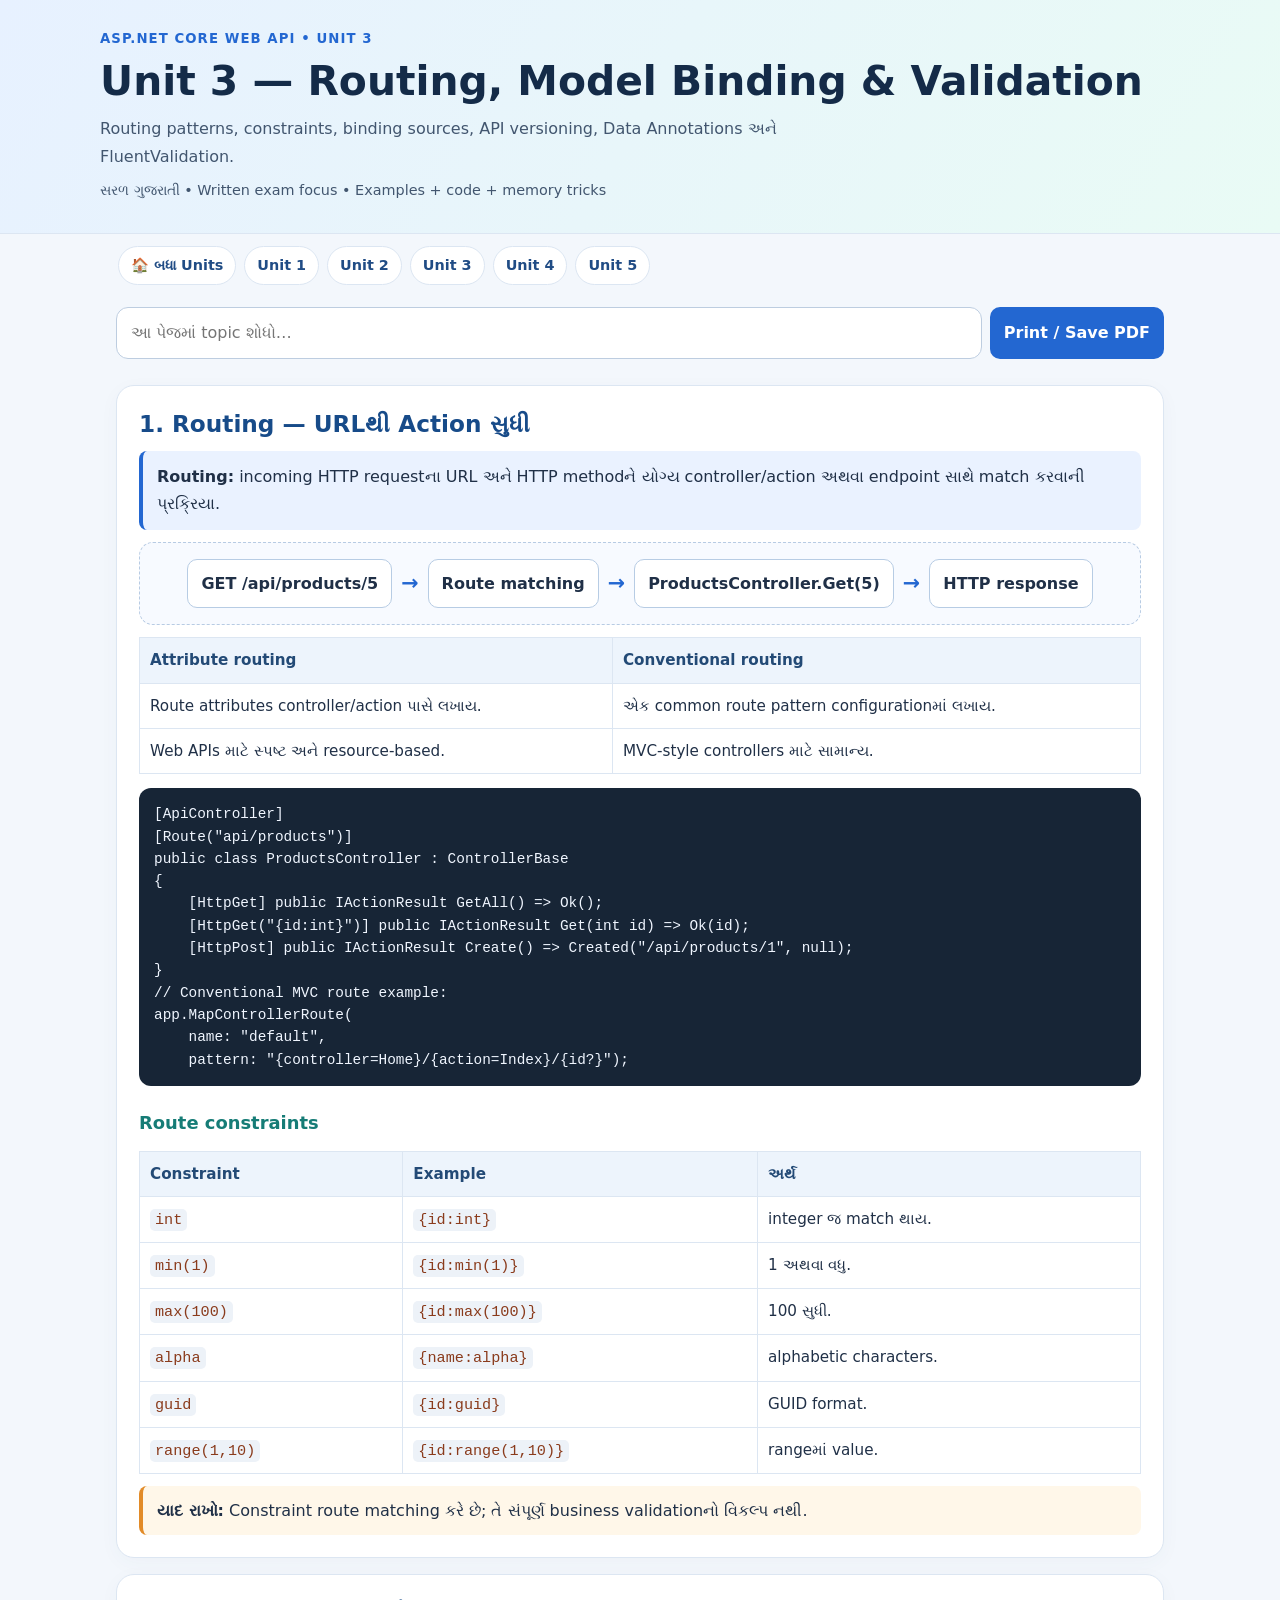
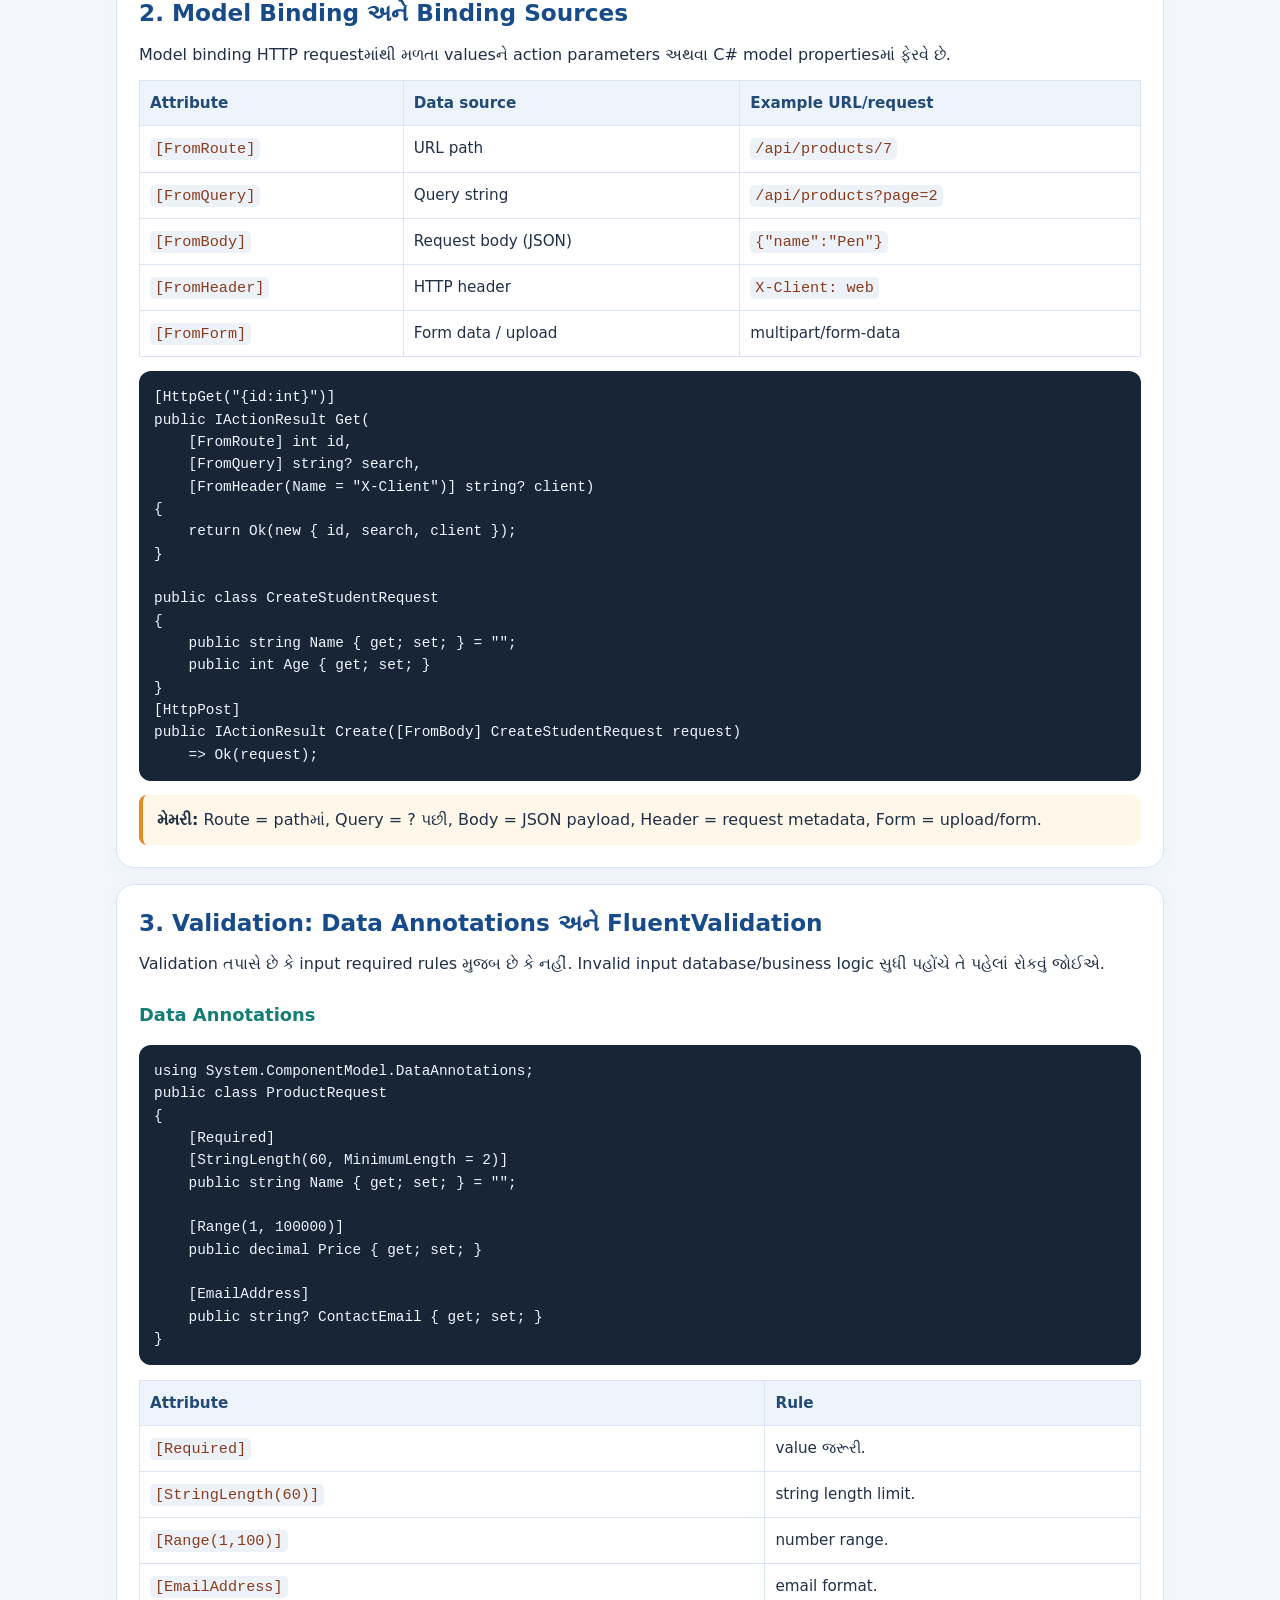
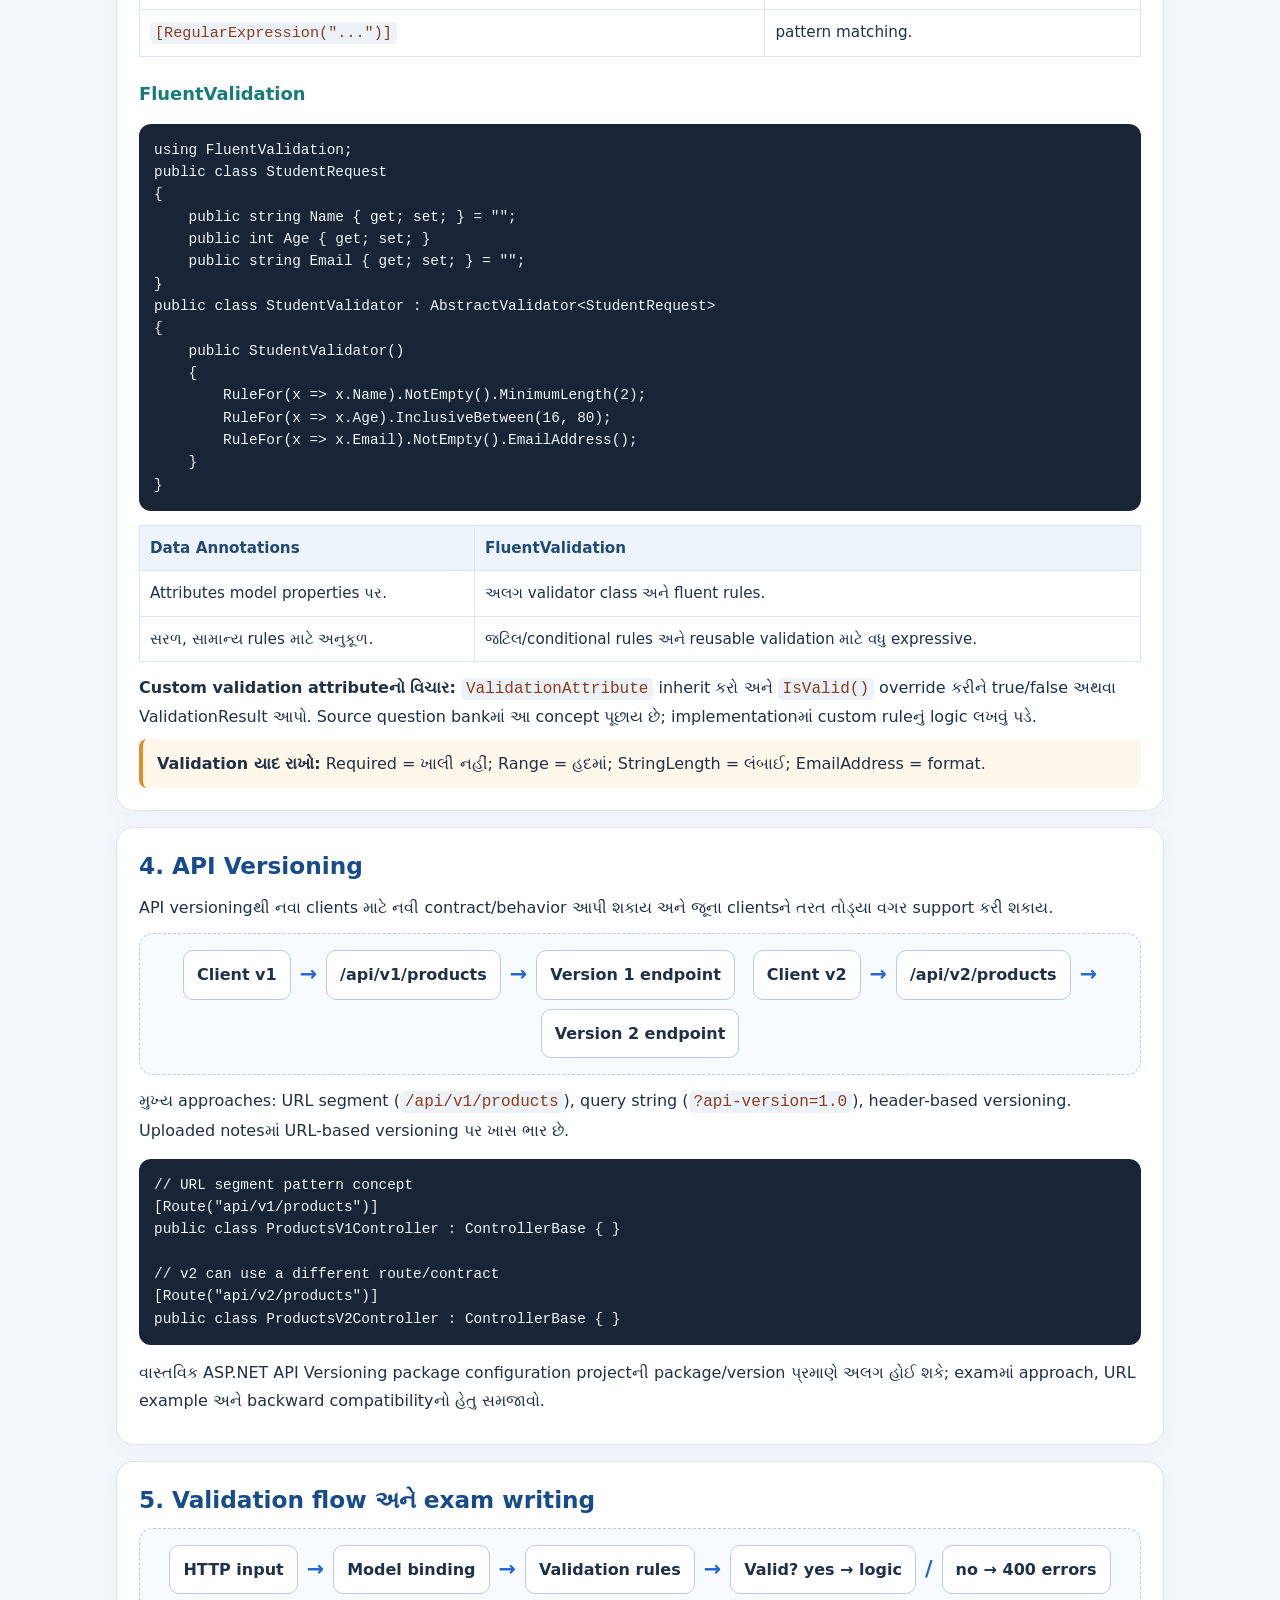
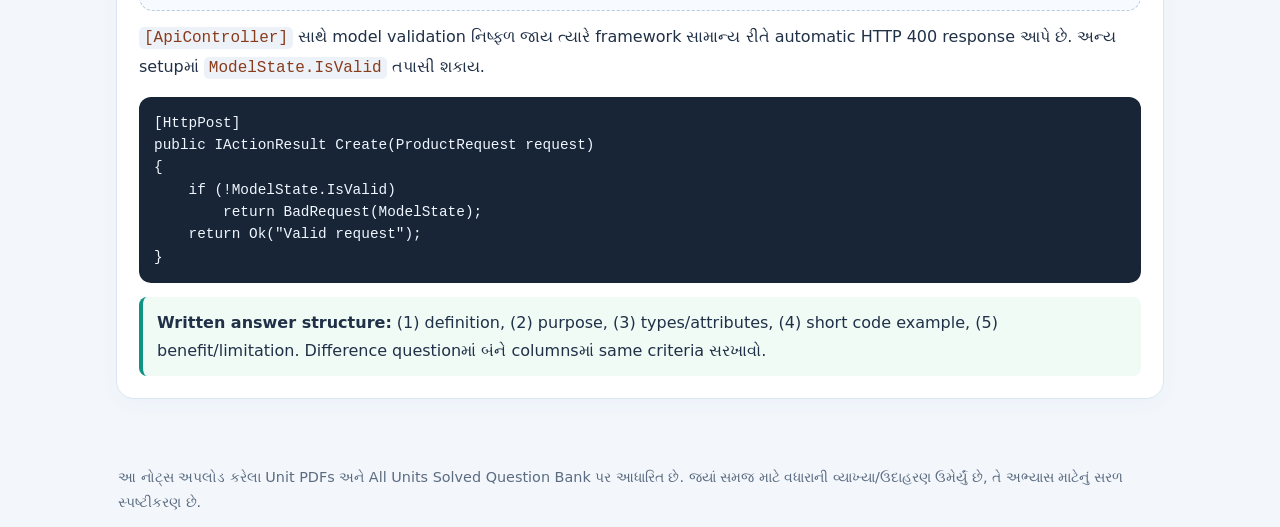
<file: unit3.html>
<!doctype html><html lang="gu"><head><meta charset="utf-8"><meta name="viewport" content="width=device-width, initial-scale=1"><title>Unit 3 — Routing, Model Binding &amp; Validation</title><link rel="stylesheet" href="style.css"></head><body><header><div class="hero"><div class="eyebrow">ASP.NET CORE WEB API • UNIT 3</div><h1>Unit 3 — Routing, Model Binding & Validation</h1><p>Routing patterns, constraints, binding sources, API versioning, Data Annotations અને FluentValidation.</p><p class="small">સરળ ગુજરાતી • Written exam focus • Examples + code + memory tricks</p></div></header><nav class="navwrap"><a href="index.html">🏠 બધા Units</a><a href="unit1.html">Unit 1</a><a href="unit2.html">Unit 2</a><a href="unit3.html">Unit 3</a><a href="unit4.html">Unit 4</a><a href="unit5.html">Unit 5</a></nav><main><div class="toolbar"><input id="topicSearch" type="search" placeholder="આ પેજમાં topic શોધો…"><button id="printBtn">Print / Save PDF</button></div>
<section class="section"><h2>1. Routing — URLથી Action સુધી</h2>
<div class="definition"><b>Routing:</b> incoming HTTP requestના URL અને HTTP methodને યોગ્ય controller/action અથવા endpoint સાથે match કરવાની પ્રક્રિયા.</div>
<div class="diagram"><div class="node">GET /api/products/5</div><span class="arrow">→</span><div class="node">Route matching</div><span class="arrow">→</span><div class="node">ProductsController.Get(5)</div><span class="arrow">→</span><div class="node">HTTP response</div></div>
<table><tr><th>Attribute routing</th><th>Conventional routing</th></tr><tr><td>Route attributes controller/action પાસે લખાય.</td><td>એક common route pattern configurationમાં લખાય.</td></tr><tr><td>Web APIs માટે સ્પષ્ટ અને resource-based.</td><td>MVC-style controllers માટે સામાન્ય.</td></tr></table>
<pre><code>[ApiController]
[Route("api/products")]
public class ProductsController : ControllerBase
{
    [HttpGet] public IActionResult GetAll() => Ok();
    [HttpGet("{id:int}")] public IActionResult Get(int id) => Ok(id);
    [HttpPost] public IActionResult Create() => Created("/api/products/1", null);
}
// Conventional MVC route example:
app.MapControllerRoute(
    name: "default",
    pattern: "{controller=Home}/{action=Index}/{id?}");</code></pre>
<h3>Route constraints</h3><table><tr><th>Constraint</th><th>Example</th><th>અર્થ</th></tr><tr><td><code>int</code></td><td><code>{id:int}</code></td><td>integer જ match થાય.</td></tr><tr><td><code>min(1)</code></td><td><code>{id:min(1)}</code></td><td>1 અથવા વધુ.</td></tr><tr><td><code>max(100)</code></td><td><code>{id:max(100)}</code></td><td>100 સુધી.</td></tr><tr><td><code>alpha</code></td><td><code>{name:alpha}</code></td><td>alphabetic characters.</td></tr><tr><td><code>guid</code></td><td><code>{id:guid}</code></td><td>GUID format.</td></tr><tr><td><code>range(1,10)</code></td><td><code>{id:range(1,10)}</code></td><td>rangeમાં value.</td></tr></table>
<div class="trick"><b>યાદ રાખો:</b> Constraint route matching કરે છે; તે સંપૂર્ણ business validationનો વિકલ્પ નથી.</div>
</section>
<section class="section"><h2>2. Model Binding અને Binding Sources</h2>
<p>Model binding HTTP requestમાંથી મળતા valuesને action parameters અથવા C# model propertiesમાં ફેરવે છે.</p>
<table><tr><th>Attribute</th><th>Data source</th><th>Example URL/request</th></tr><tr><td><code>[FromRoute]</code></td><td>URL path</td><td><code>/api/products/7</code></td></tr><tr><td><code>[FromQuery]</code></td><td>Query string</td><td><code>/api/products?page=2</code></td></tr><tr><td><code>[FromBody]</code></td><td>Request body (JSON)</td><td><code>{"name":"Pen"}</code></td></tr><tr><td><code>[FromHeader]</code></td><td>HTTP header</td><td><code>X-Client: web</code></td></tr><tr><td><code>[FromForm]</code></td><td>Form data / upload</td><td>multipart/form-data</td></tr></table>
<pre><code>[HttpGet("{id:int}")]
public IActionResult Get(
    [FromRoute] int id,
    [FromQuery] string? search,
    [FromHeader(Name = "X-Client")] string? client)
{
    return Ok(new { id, search, client });
}

public class CreateStudentRequest
{
    public string Name { get; set; } = "";
    public int Age { get; set; }
}
[HttpPost]
public IActionResult Create([FromBody] CreateStudentRequest request)
    => Ok(request);</code></pre>
<div class="trick"><b>મેમરી:</b> Route = pathમાં, Query = ? પછી, Body = JSON payload, Header = request metadata, Form = upload/form.</div>
</section>
<section class="section"><h2>3. Validation: Data Annotations અને FluentValidation</h2>
<p>Validation તપાસે છે કે input required rules મુજબ છે કે નહીં. Invalid input database/business logic સુધી પહોંચે તે પહેલાં રોકવું જોઈએ.</p>
<h3>Data Annotations</h3><pre><code>using System.ComponentModel.DataAnnotations;
public class ProductRequest
{
    [Required]
    [StringLength(60, MinimumLength = 2)]
    public string Name { get; set; } = "";

    [Range(1, 100000)]
    public decimal Price { get; set; }

    [EmailAddress]
    public string? ContactEmail { get; set; }
}</code></pre>
<table><tr><th>Attribute</th><th>Rule</th></tr><tr><td><code>[Required]</code></td><td>value જરૂરી.</td></tr><tr><td><code>[StringLength(60)]</code></td><td>string length limit.</td></tr><tr><td><code>[Range(1,100)]</code></td><td>number range.</td></tr><tr><td><code>[EmailAddress]</code></td><td>email format.</td></tr><tr><td><code>[RegularExpression("...")]</code></td><td>pattern matching.</td></tr></table>
<h3>FluentValidation</h3><pre><code>using FluentValidation;
public class StudentRequest
{
    public string Name { get; set; } = "";
    public int Age { get; set; }
    public string Email { get; set; } = "";
}
public class StudentValidator : AbstractValidator&lt;StudentRequest&gt;
{
    public StudentValidator()
    {
        RuleFor(x => x.Name).NotEmpty().MinimumLength(2);
        RuleFor(x => x.Age).InclusiveBetween(16, 80);
        RuleFor(x => x.Email).NotEmpty().EmailAddress();
    }
}</code></pre>
<table><tr><th>Data Annotations</th><th>FluentValidation</th></tr><tr><td>Attributes model properties પર.</td><td>અલગ validator class અને fluent rules.</td></tr><tr><td>સરળ, સામાન્ય rules માટે અનુકૂળ.</td><td>જટિલ/conditional rules અને reusable validation માટે વધુ expressive.</td></tr></table>
<p><b>Custom validation attributeનો વિચાર:</b> <code>ValidationAttribute</code> inherit કરો અને <code>IsValid()</code> override કરીને true/false અથવા ValidationResult આપો. Source question bankમાં આ concept પૂછાય છે; implementationમાં custom ruleનું logic લખવું પડે.</p>
<div class="trick"><b>Validation યાદ રાખો:</b> Required = ખાલી નહીં; Range = હદમાં; StringLength = લંબાઈ; EmailAddress = format.</div>
</section>
<section class="section"><h2>4. API Versioning</h2>
<p>API versioningથી નવા clients માટે નવી contract/behavior આપી શકાય અને જૂના clientsને તરત તોડ્યા વગર support કરી શકાય.</p>
<div class="diagram"><div class="node">Client v1</div><span class="arrow">→</span><div class="node">/api/v1/products</div><span class="arrow">→</span><div class="node">Version 1 endpoint</div><br><div class="node">Client v2</div><span class="arrow">→</span><div class="node">/api/v2/products</div><span class="arrow">→</span><div class="node">Version 2 endpoint</div></div>
<p>મુખ્ય approaches: URL segment (<code>/api/v1/products</code>), query string (<code>?api-version=1.0</code>), header-based versioning. Uploaded notesમાં URL-based versioning પર ખાસ ભાર છે.</p>
<pre><code>// URL segment pattern concept
[Route("api/v1/products")]
public class ProductsV1Controller : ControllerBase { }

// v2 can use a different route/contract
[Route("api/v2/products")]
public class ProductsV2Controller : ControllerBase { }</code></pre>
<p>વાસ્તવિક ASP.NET API Versioning package configuration projectની package/version પ્રમાણે અલગ હોઈ શકે; examમાં approach, URL example અને backward compatibilityનો હેતુ સમજાવો.</p>
</section>
<section class="section"><h2>5. Validation flow અને exam writing</h2>
<div class="diagram"><div class="node">HTTP input</div><span class="arrow">→</span><div class="node">Model binding</div><span class="arrow">→</span><div class="node">Validation rules</div><span class="arrow">→</span><div class="node">Valid? yes → logic</div><span class="arrow">/</span><div class="node">no → 400 errors</div></div>
<p><code>[ApiController]</code> સાથે model validation નિષ્ફળ જાય ત્યારે framework સામાન્ય રીતે automatic HTTP 400 response આપે છે. અન્ય setupમાં <code>ModelState.IsValid</code> તપાસી શકાય.</p>
<pre><code>[HttpPost]
public IActionResult Create(ProductRequest request)
{
    if (!ModelState.IsValid)
        return BadRequest(ModelState);
    return Ok("Valid request");
}</code></pre>
<div class="exam"><b>Written answer structure:</b> (1) definition, (2) purpose, (3) types/attributes, (4) short code example, (5) benefit/limitation. Difference questionમાં બંને columnsમાં same criteria સરખાવો.</div>
</section>
</main><footer>આ નોટ્સ અપલોડ કરેલા Unit PDFs અને All Units Solved Question Bank પર આધારિત છે. જ્યાં સમજ માટે વધારાની વ્યાખ્યા/ઉદાહરણ ઉમેર્યું છે, તે અભ્યાસ માટેનું સરળ સ્પષ્ટીકરણ છે.</footer><script src="app.js"></script></body></html>
</file>
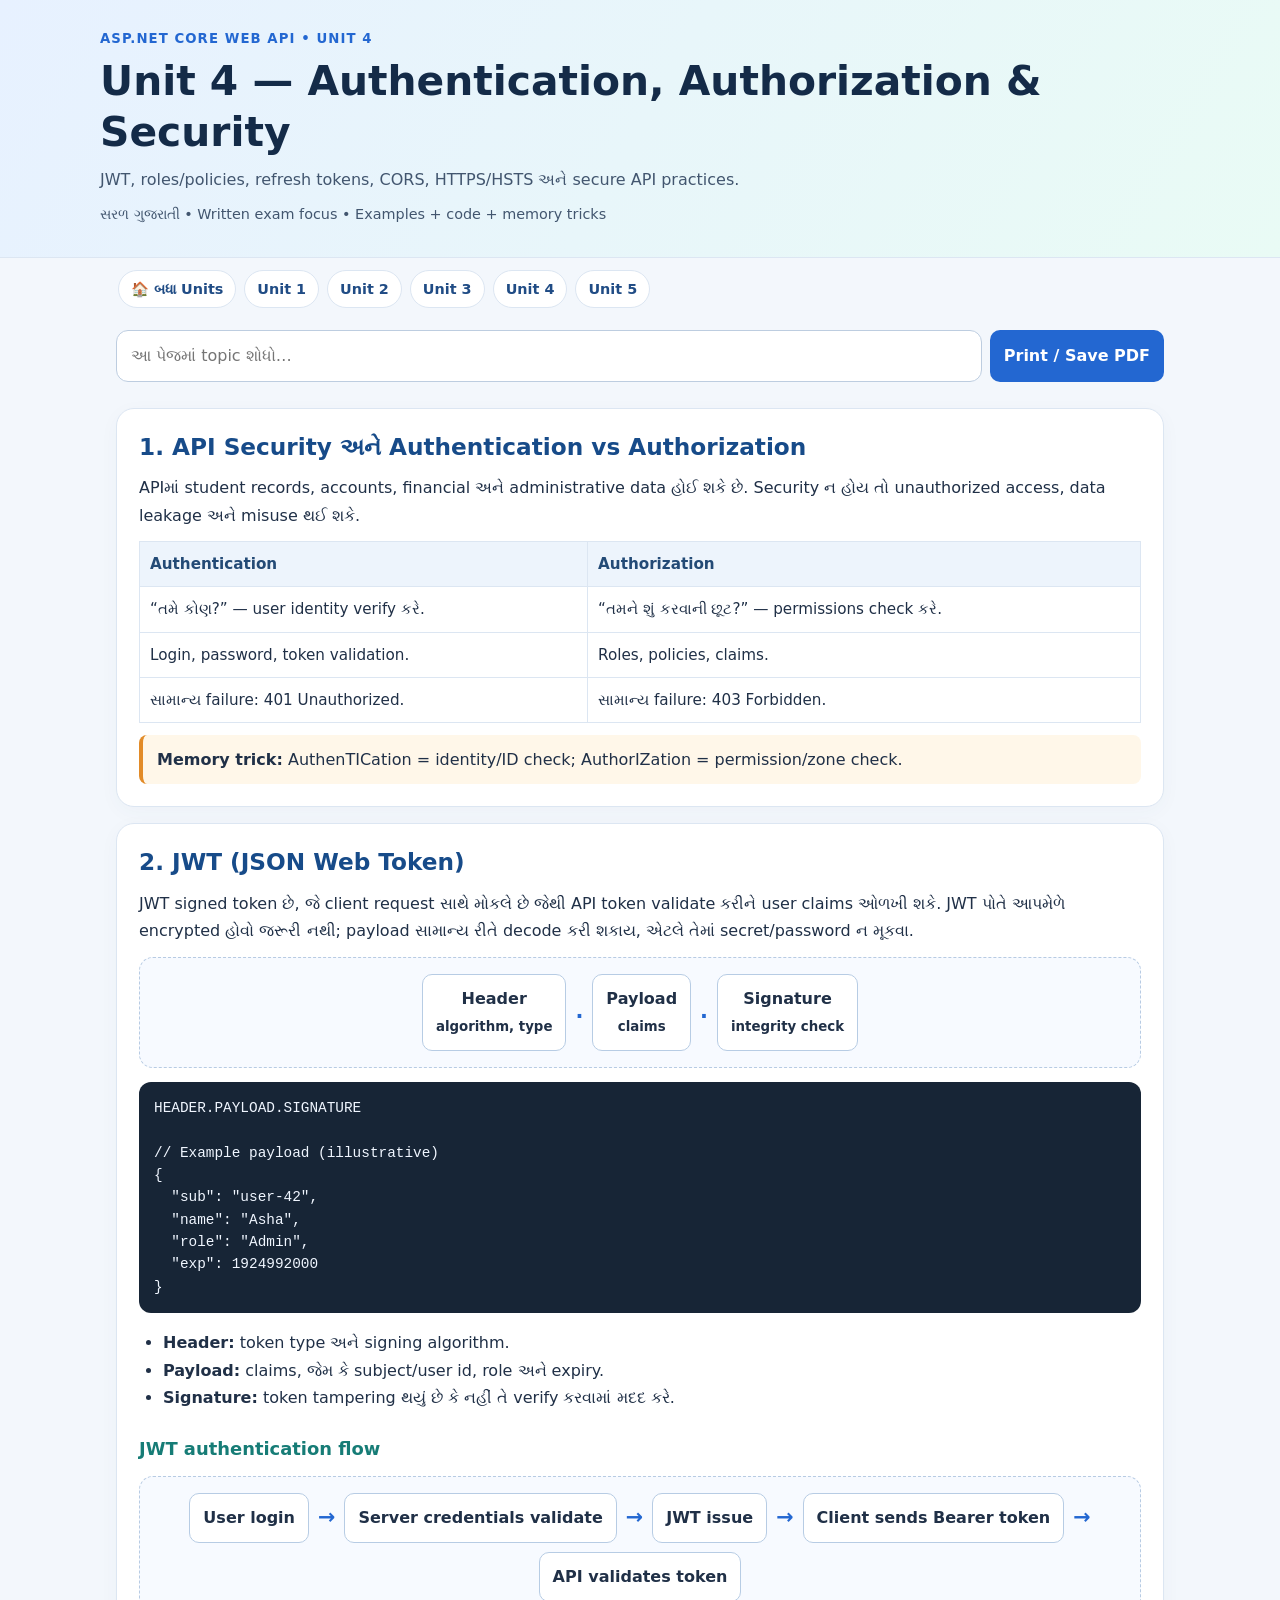
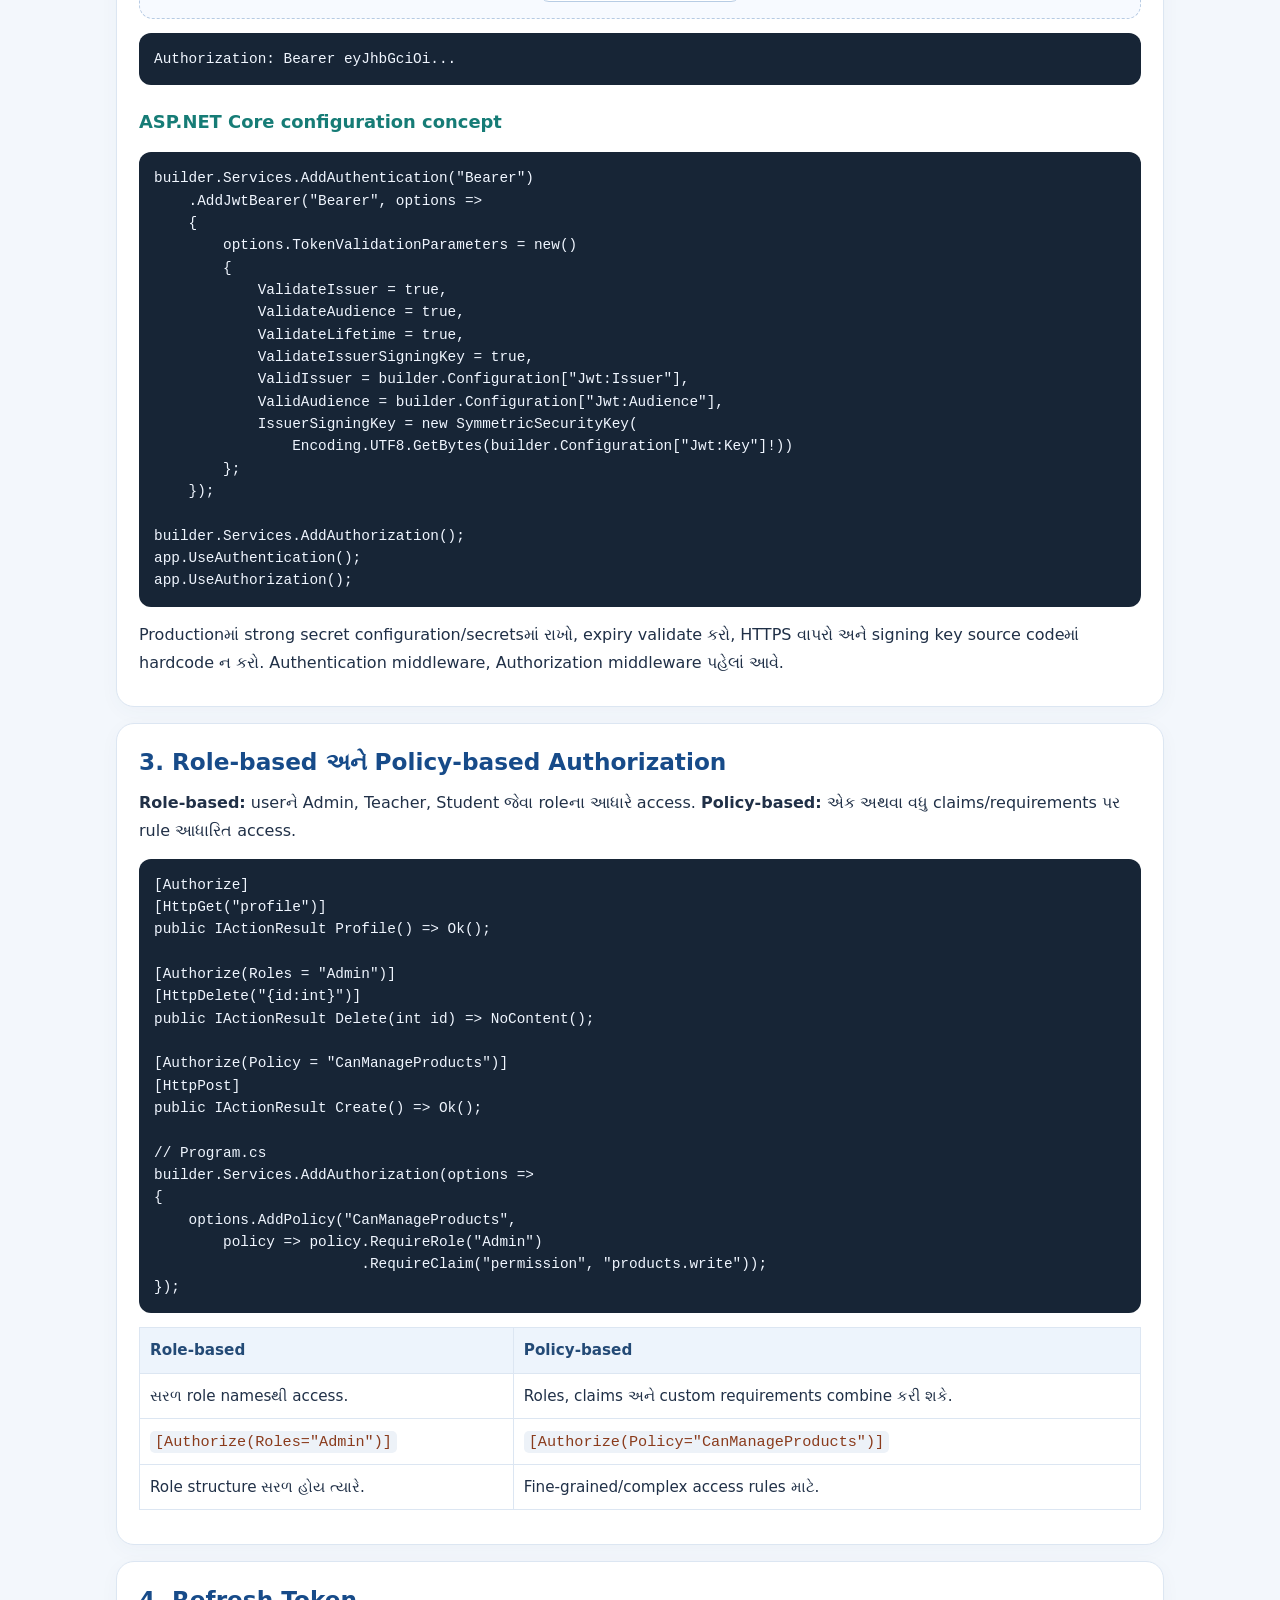
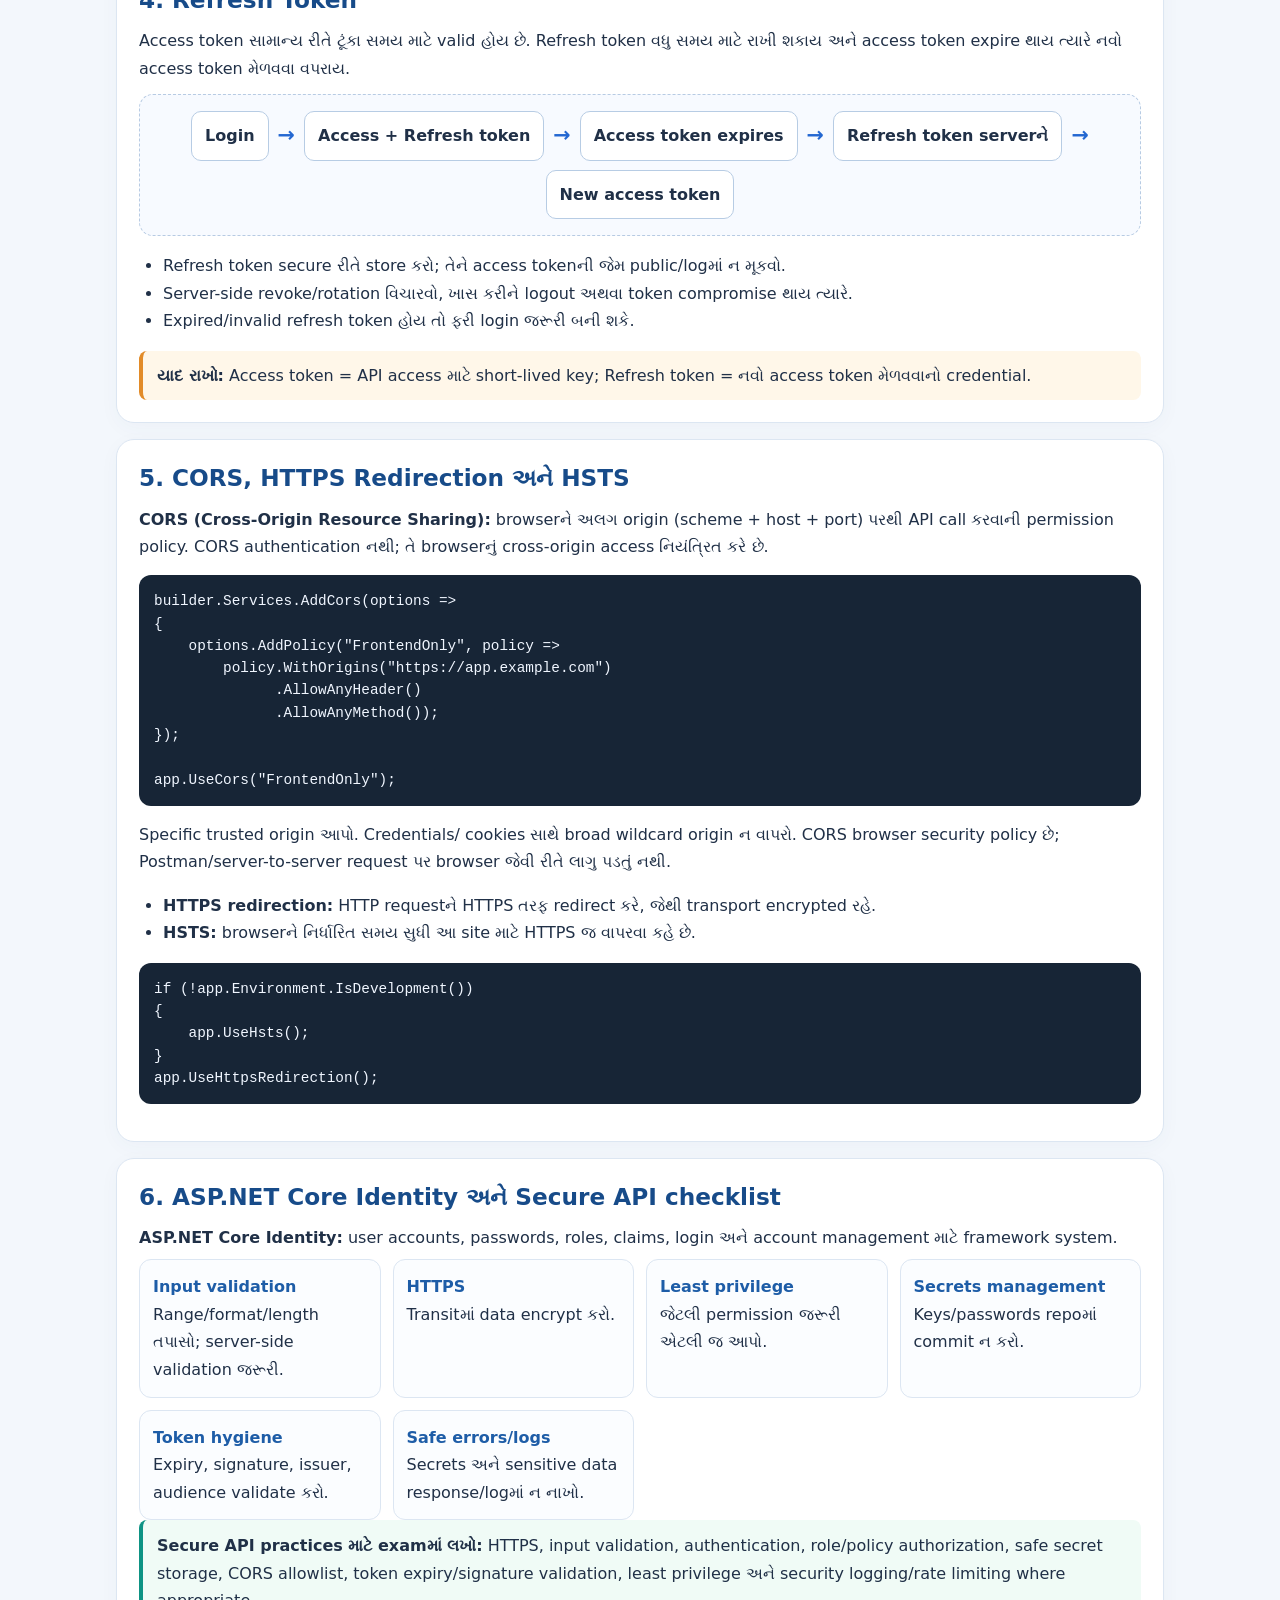
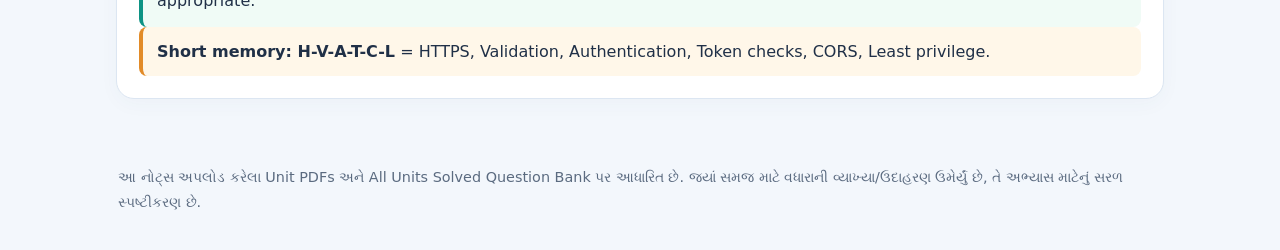
<file: unit4.html>
<!doctype html><html lang="gu"><head><meta charset="utf-8"><meta name="viewport" content="width=device-width, initial-scale=1"><title>Unit 4 — Authentication, Authorization &amp; Security</title><link rel="stylesheet" href="style.css"></head><body><header><div class="hero"><div class="eyebrow">ASP.NET CORE WEB API • UNIT 4</div><h1>Unit 4 — Authentication, Authorization & Security</h1><p>JWT, roles/policies, refresh tokens, CORS, HTTPS/HSTS અને secure API practices.</p><p class="small">સરળ ગુજરાતી • Written exam focus • Examples + code + memory tricks</p></div></header><nav class="navwrap"><a href="index.html">🏠 બધા Units</a><a href="unit1.html">Unit 1</a><a href="unit2.html">Unit 2</a><a href="unit3.html">Unit 3</a><a href="unit4.html">Unit 4</a><a href="unit5.html">Unit 5</a></nav><main><div class="toolbar"><input id="topicSearch" type="search" placeholder="આ પેજમાં topic શોધો…"><button id="printBtn">Print / Save PDF</button></div>
<section class="section"><h2>1. API Security અને Authentication vs Authorization</h2>
<p>APIમાં student records, accounts, financial અને administrative data હોઈ શકે છે. Security ન હોય તો unauthorized access, data leakage અને misuse થઈ શકે.</p>
<table><tr><th>Authentication</th><th>Authorization</th></tr><tr><td>“તમે કોણ?” — user identity verify કરે.</td><td>“તમને શું કરવાની છૂટ?” — permissions check કરે.</td></tr><tr><td>Login, password, token validation.</td><td>Roles, policies, claims.</td></tr><tr><td>સામાન્ય failure: 401 Unauthorized.</td><td>સામાન્ય failure: 403 Forbidden.</td></tr></table>
<div class="trick"><b>Memory trick:</b> AuthenTICation = identity/ID check; AuthorIZation = permission/zone check.</div>
</section>
<section class="section"><h2>2. JWT (JSON Web Token)</h2>
<p>JWT signed token છે, જે client request સાથે મોકલે છે જેથી API token validate કરીને user claims ઓળખી શકે. JWT પોતે આપમેળે encrypted હોવો જરૂરી નથી; payload સામાન્ય રીતે decode કરી શકાય, એટલે તેમાં secret/password ન મૂકવા.</p>
<div class="diagram"><div class="node">Header<br><small>algorithm, type</small></div><span class="arrow">.</span><div class="node">Payload<br><small>claims</small></div><span class="arrow">.</span><div class="node">Signature<br><small>integrity check</small></div></div>
<pre><code>HEADER.PAYLOAD.SIGNATURE

// Example payload (illustrative)
{
  "sub": "user-42",
  "name": "Asha",
  "role": "Admin",
  "exp": 1924992000
}</code></pre>
<ul><li><b>Header:</b> token type અને signing algorithm.</li><li><b>Payload:</b> claims, જેમ કે subject/user id, role અને expiry.</li><li><b>Signature:</b> token tampering થયું છે કે નહીં તે verify કરવામાં મદદ કરે.</li></ul>
<h3>JWT authentication flow</h3><div class="diagram"><div class="node">User login</div><span class="arrow">→</span><div class="node">Server credentials validate</div><span class="arrow">→</span><div class="node">JWT issue</div><span class="arrow">→</span><div class="node">Client sends Bearer token</div><span class="arrow">→</span><div class="node">API validates token</div></div>
<pre><code>Authorization: Bearer eyJhbGciOi...</code></pre>
<h3>ASP.NET Core configuration concept</h3><pre><code>builder.Services.AddAuthentication("Bearer")
    .AddJwtBearer("Bearer", options =>
    {
        options.TokenValidationParameters = new()
        {
            ValidateIssuer = true,
            ValidateAudience = true,
            ValidateLifetime = true,
            ValidateIssuerSigningKey = true,
            ValidIssuer = builder.Configuration["Jwt:Issuer"],
            ValidAudience = builder.Configuration["Jwt:Audience"],
            IssuerSigningKey = new SymmetricSecurityKey(
                Encoding.UTF8.GetBytes(builder.Configuration["Jwt:Key"]!))
        };
    });

builder.Services.AddAuthorization();
app.UseAuthentication();
app.UseAuthorization();</code></pre>
<p>Productionમાં strong secret configuration/secretsમાં રાખો, expiry validate કરો, HTTPS વાપરો અને signing key source codeમાં hardcode ન કરો. Authentication middleware, Authorization middleware પહેલાં આવે.</p>
</section>
<section class="section"><h2>3. Role-based અને Policy-based Authorization</h2>
<p><b>Role-based:</b> userને Admin, Teacher, Student જેવા roleના આધારે access. <b>Policy-based:</b> એક અથવા વધુ claims/requirements પર rule આધારિત access.</p>
<pre><code>[Authorize]
[HttpGet("profile")]
public IActionResult Profile() => Ok();

[Authorize(Roles = "Admin")]
[HttpDelete("{id:int}")]
public IActionResult Delete(int id) => NoContent();

[Authorize(Policy = "CanManageProducts")]
[HttpPost]
public IActionResult Create() => Ok();

// Program.cs
builder.Services.AddAuthorization(options =>
{
    options.AddPolicy("CanManageProducts",
        policy => policy.RequireRole("Admin")
                        .RequireClaim("permission", "products.write"));
});</code></pre>
<table><tr><th>Role-based</th><th>Policy-based</th></tr><tr><td>સરળ role namesથી access.</td><td>Roles, claims અને custom requirements combine કરી શકે.</td></tr><tr><td><code>[Authorize(Roles="Admin")]</code></td><td><code>[Authorize(Policy="CanManageProducts")]</code></td></tr><tr><td>Role structure સરળ હોય ત્યારે.</td><td>Fine-grained/complex access rules માટે.</td></tr></table>
</section>
<section class="section"><h2>4. Refresh Token</h2>
<p>Access token સામાન્ય રીતે ટૂંકા સમય માટે valid હોય છે. Refresh token વધુ સમય માટે રાખી શકાય અને access token expire થાય ત્યારે નવો access token મેળવવા વપરાય.</p>
<div class="diagram"><div class="node">Login</div><span class="arrow">→</span><div class="node">Access + Refresh token</div><span class="arrow">→</span><div class="node">Access token expires</div><span class="arrow">→</span><div class="node">Refresh token serverને</div><span class="arrow">→</span><div class="node">New access token</div></div>
<ul><li>Refresh token secure રીતે store કરો; તેને access tokenની જેમ public/logમાં ન મૂકવો.</li><li>Server-side revoke/rotation વિચારવો, ખાસ કરીને logout અથવા token compromise થાય ત્યારે.</li><li>Expired/invalid refresh token હોય તો ફરી login જરૂરી બની શકે.</li></ul>
<div class="trick"><b>યાદ રાખો:</b> Access token = API access માટે short-lived key; Refresh token = નવો access token મેળવવાનો credential.</div>
</section>
<section class="section"><h2>5. CORS, HTTPS Redirection અને HSTS</h2>
<p><b>CORS (Cross-Origin Resource Sharing):</b> browserને અલગ origin (scheme + host + port) પરથી API call કરવાની permission policy. CORS authentication નથી; તે browserનું cross-origin access નિયંત્રિત કરે છે.</p>
<pre><code>builder.Services.AddCors(options =>
{
    options.AddPolicy("FrontendOnly", policy =>
        policy.WithOrigins("https://app.example.com")
              .AllowAnyHeader()
              .AllowAnyMethod());
});

app.UseCors("FrontendOnly");</code></pre>
<p>Specific trusted origin આપો. Credentials/ cookies સાથે broad wildcard origin ન વાપરો. CORS browser security policy છે; Postman/server-to-server request પર browser જેવી રીતે લાગુ પડતું નથી.</p>
<ul><li><b>HTTPS redirection:</b> HTTP requestને HTTPS તરફ redirect કરે, જેથી transport encrypted રહે.</li><li><b>HSTS:</b> browserને નિર્ધારિત સમય સુધી આ site માટે HTTPS જ વાપરવા કહે છે.</li></ul>
<pre><code>if (!app.Environment.IsDevelopment())
{
    app.UseHsts();
}
app.UseHttpsRedirection();</code></pre>
</section>
<section class="section"><h2>6. ASP.NET Core Identity અને Secure API checklist</h2>
<p><b>ASP.NET Core Identity:</b> user accounts, passwords, roles, claims, login અને account management માટે framework system.</p>
<div class="grid"><div class="mini"><strong>Input validation</strong><br>Range/format/length તપાસો; server-side validation જરૂરી.</div><div class="mini"><strong>HTTPS</strong><br>Transitમાં data encrypt કરો.</div><div class="mini"><strong>Least privilege</strong><br>જેટલી permission જરૂરી એટલી જ આપો.</div><div class="mini"><strong>Secrets management</strong><br>Keys/passwords repoમાં commit ન કરો.</div><div class="mini"><strong>Token hygiene</strong><br>Expiry, signature, issuer, audience validate કરો.</div><div class="mini"><strong>Safe errors/logs</strong><br>Secrets અને sensitive data response/logમાં ન નાખો.</div></div>
<div class="exam"><b>Secure API practices માટે examમાં લખો:</b> HTTPS, input validation, authentication, role/policy authorization, safe secret storage, CORS allowlist, token expiry/signature validation, least privilege અને security logging/rate limiting where appropriate.</div>
<div class="trick"><b>Short memory: H-V-A-T-C-L</b> = HTTPS, Validation, Authentication, Token checks, CORS, Least privilege.</div>
</section>
</main><footer>આ નોટ્સ અપલોડ કરેલા Unit PDFs અને All Units Solved Question Bank પર આધારિત છે. જ્યાં સમજ માટે વધારાની વ્યાખ્યા/ઉદાહરણ ઉમેર્યું છે, તે અભ્યાસ માટેનું સરળ સ્પષ્ટીકરણ છે.</footer><script src="app.js"></script></body></html>
</file>
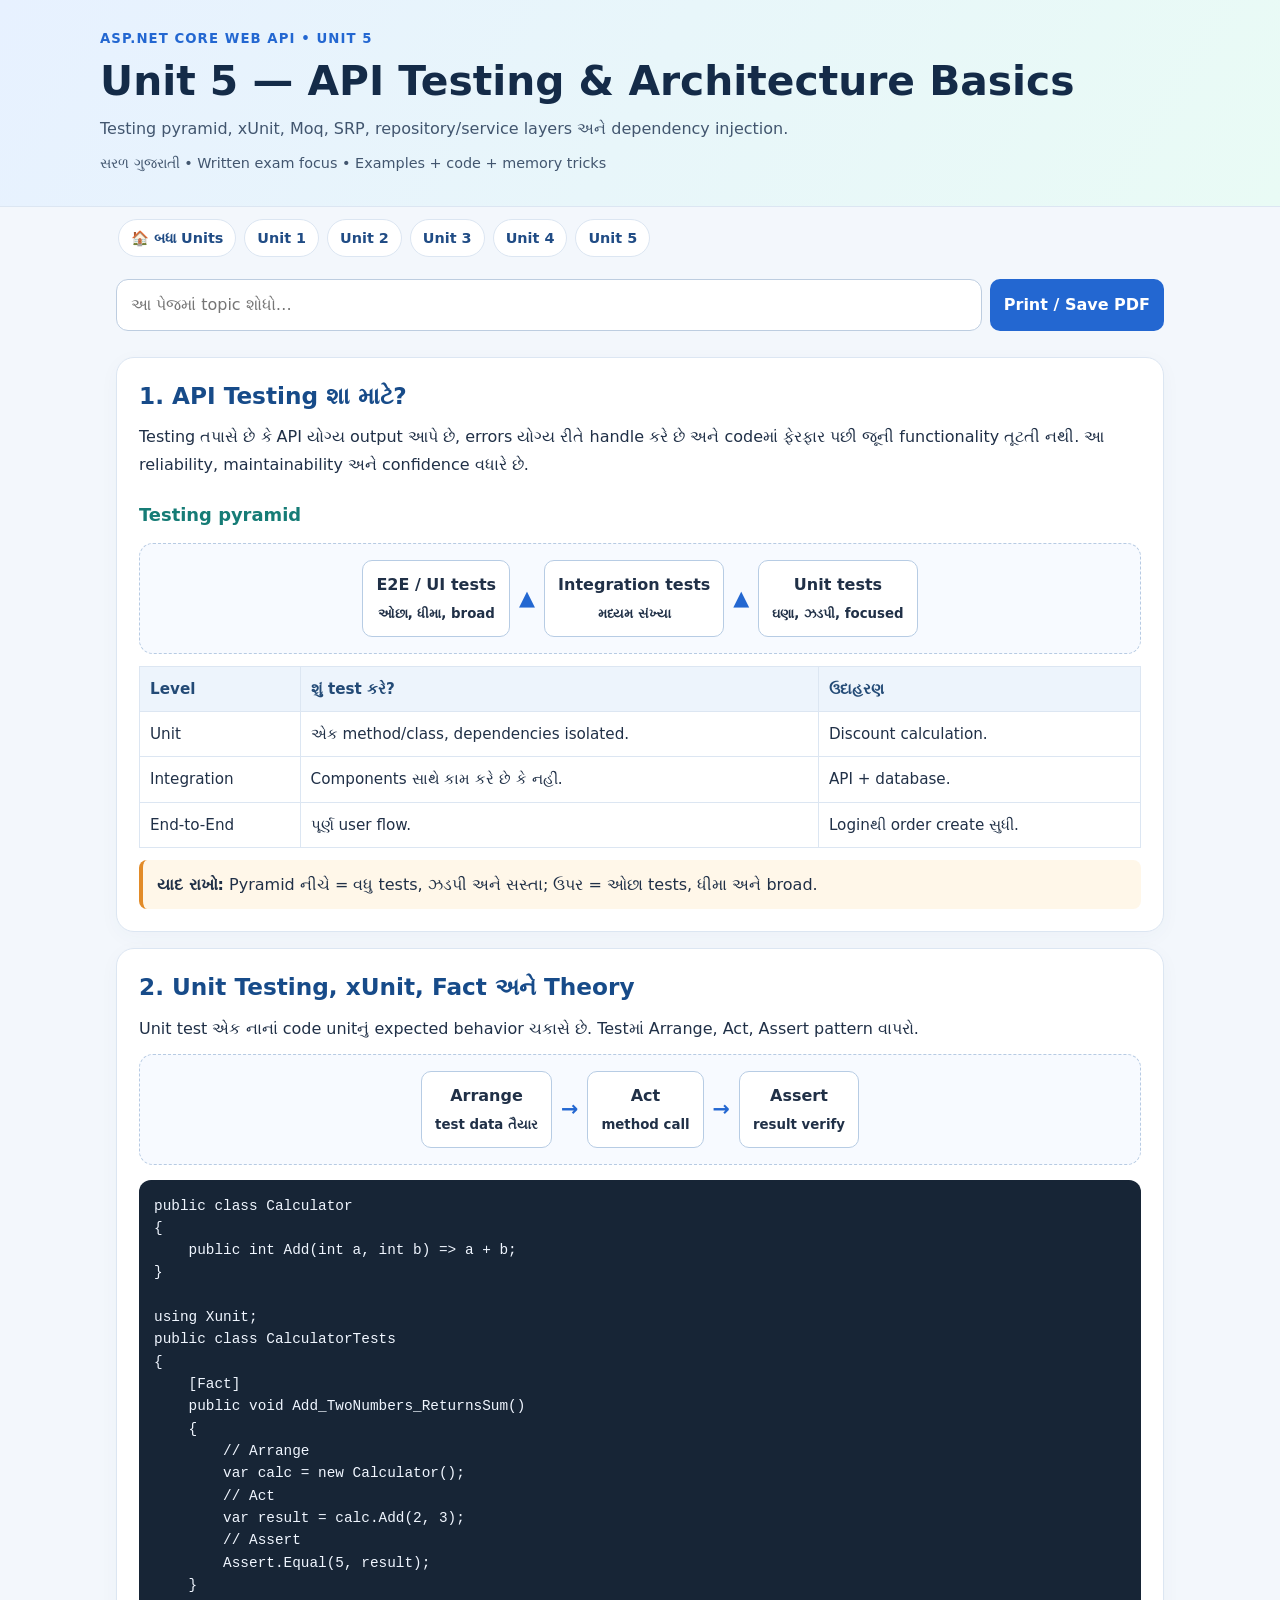
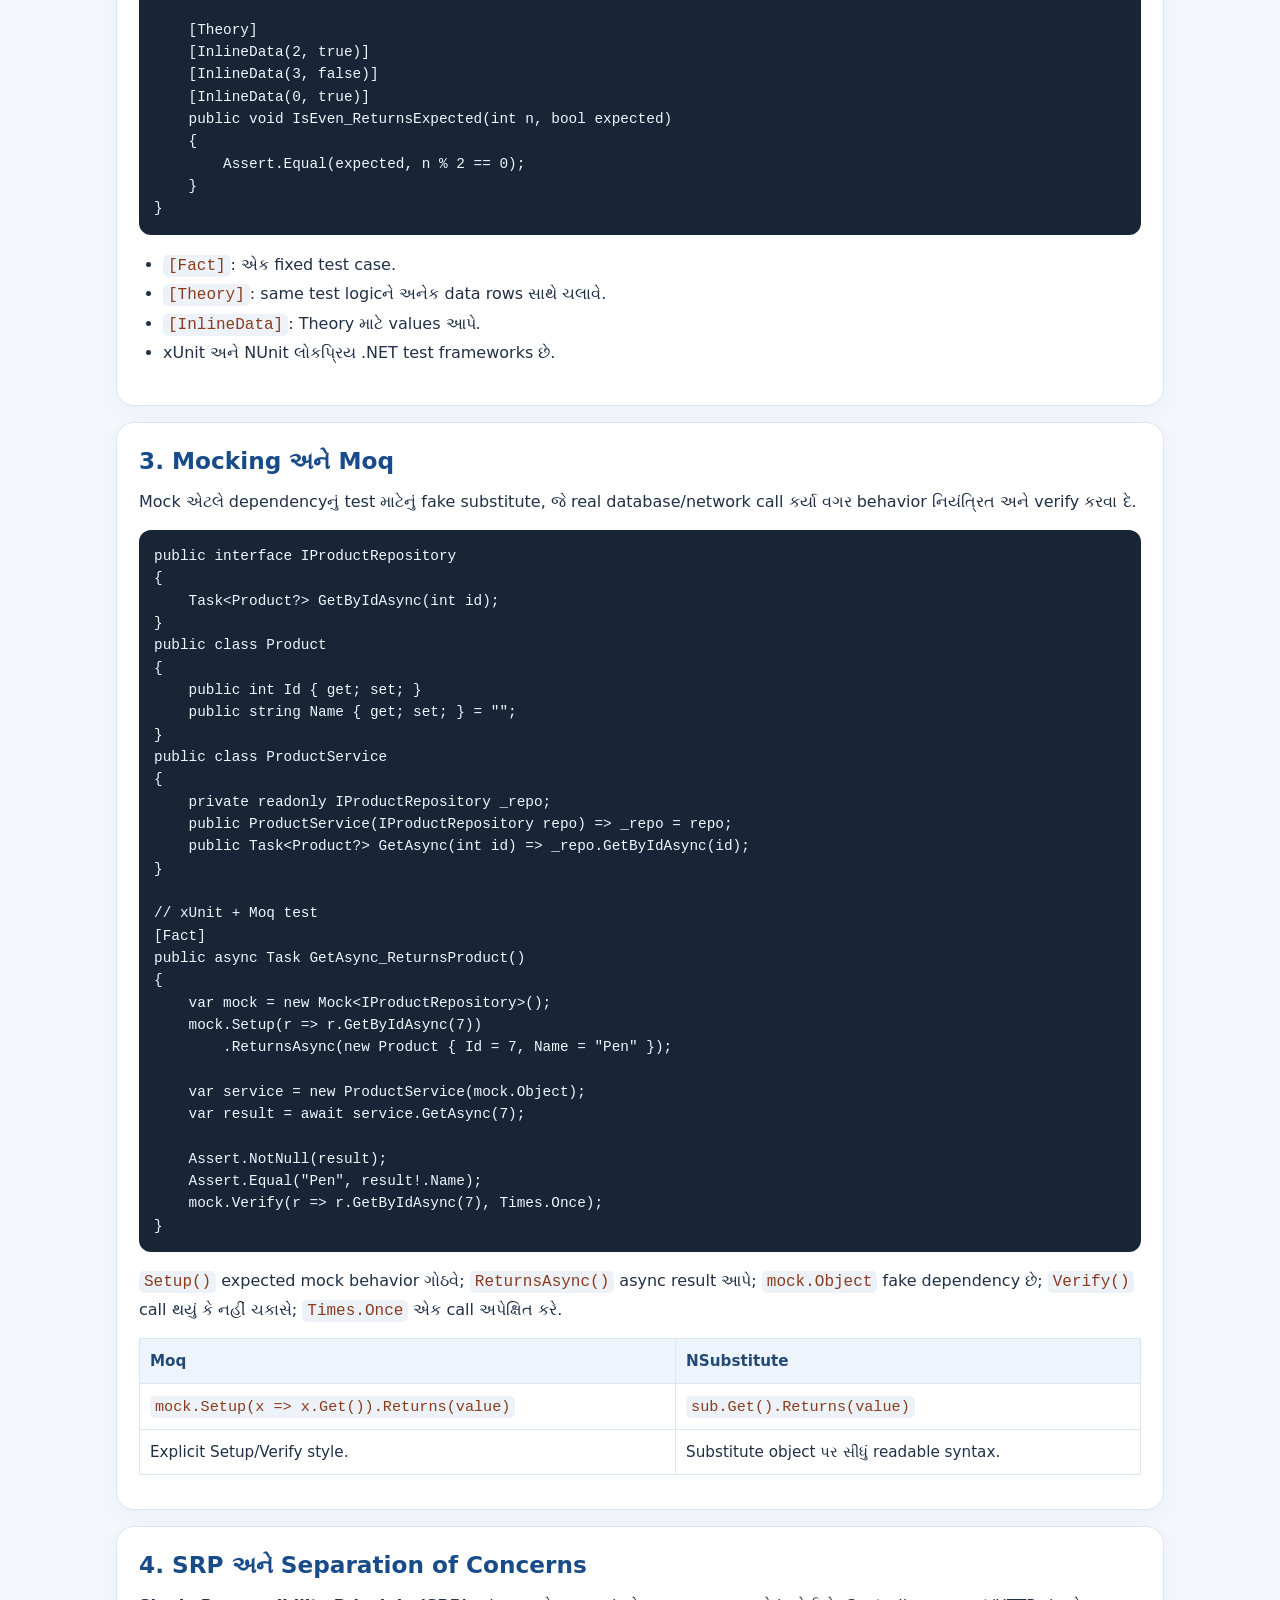
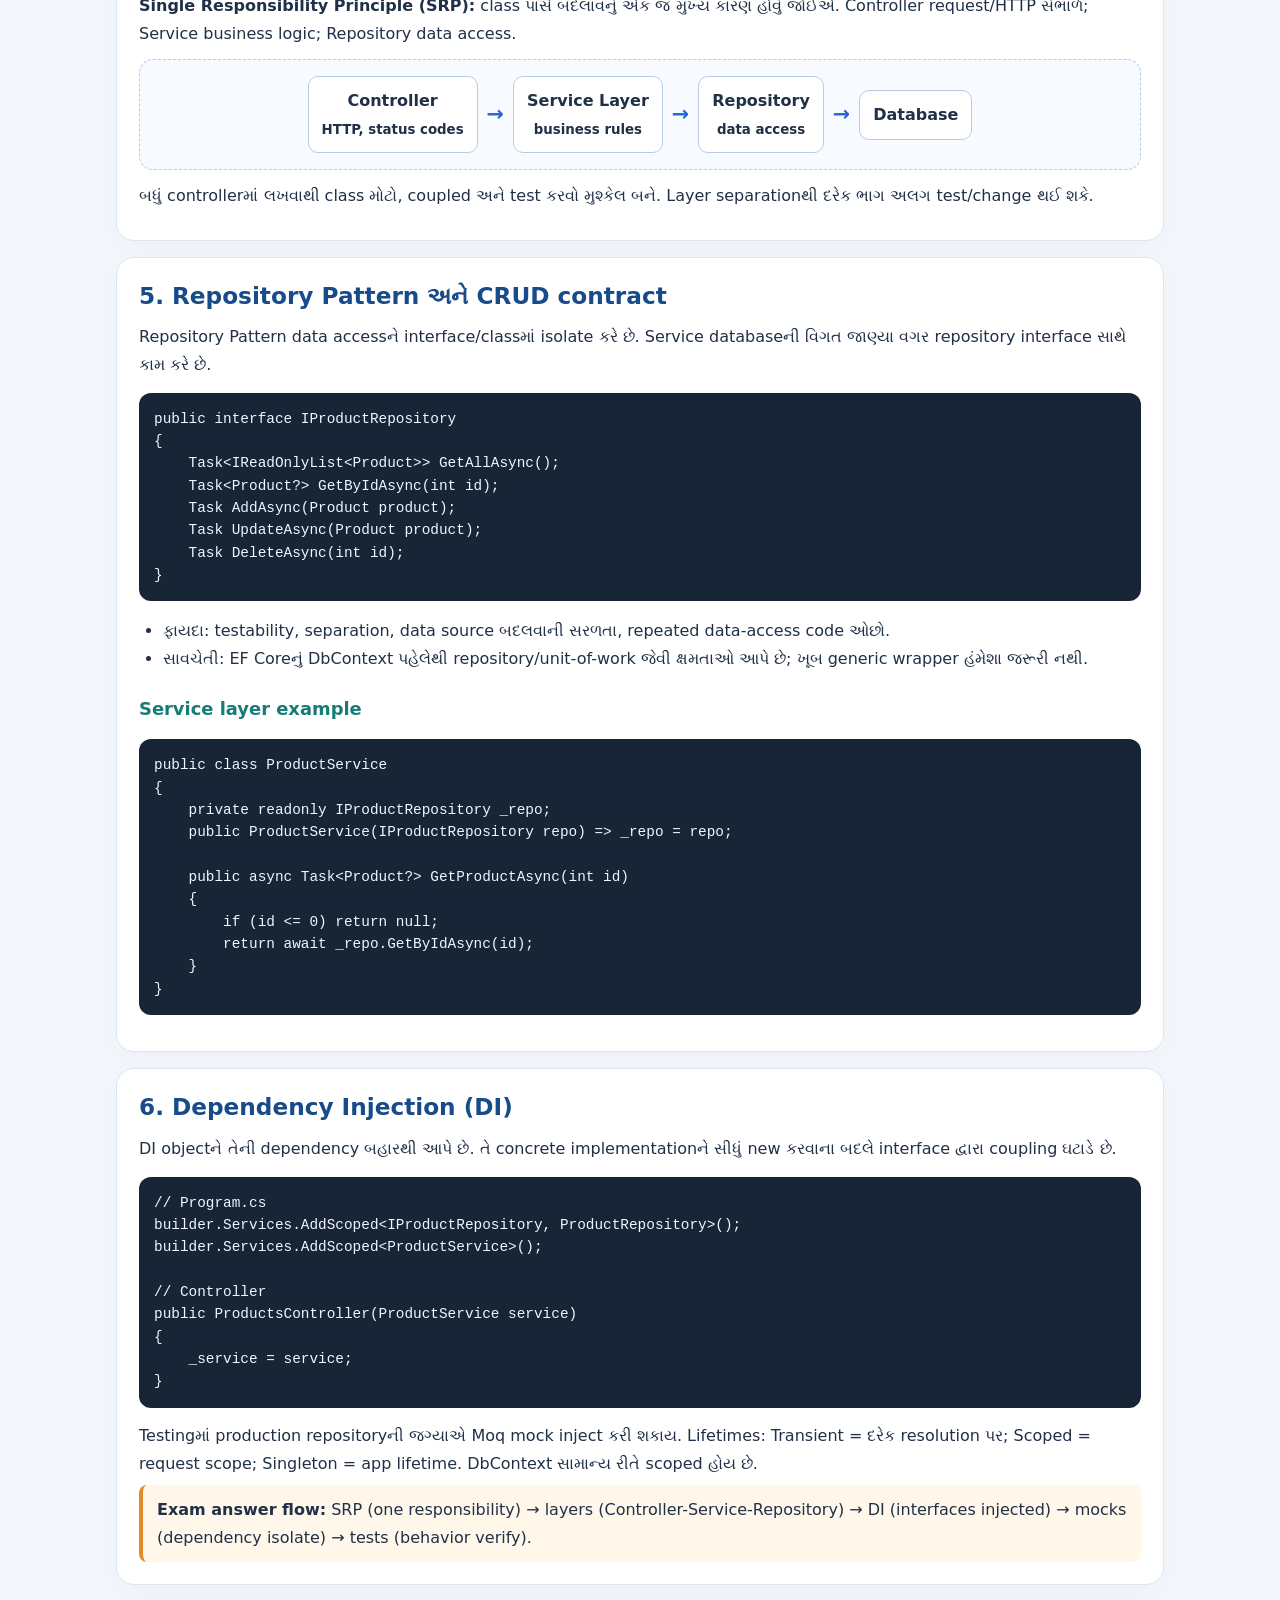
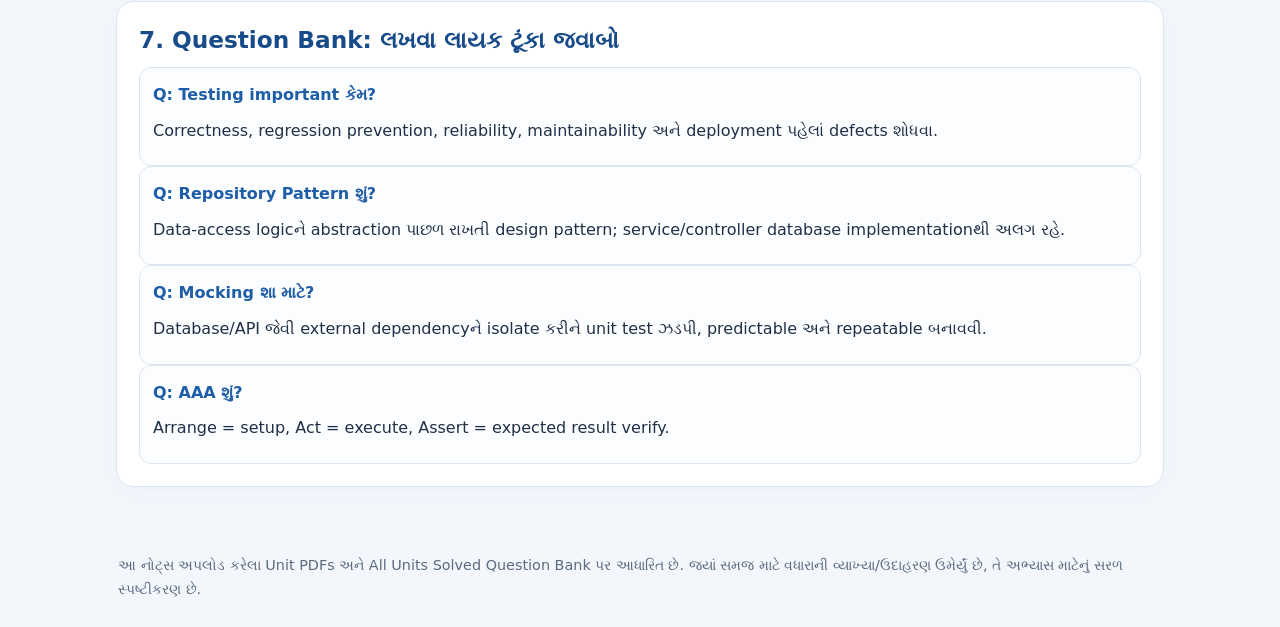
<file: unit5.html>
<!doctype html><html lang="gu"><head><meta charset="utf-8"><meta name="viewport" content="width=device-width, initial-scale=1"><title>Unit 5 — API Testing &amp; Architecture Basics</title><link rel="stylesheet" href="style.css"></head><body><header><div class="hero"><div class="eyebrow">ASP.NET CORE WEB API • UNIT 5</div><h1>Unit 5 — API Testing & Architecture Basics</h1><p>Testing pyramid, xUnit, Moq, SRP, repository/service layers અને dependency injection.</p><p class="small">સરળ ગુજરાતી • Written exam focus • Examples + code + memory tricks</p></div></header><nav class="navwrap"><a href="index.html">🏠 બધા Units</a><a href="unit1.html">Unit 1</a><a href="unit2.html">Unit 2</a><a href="unit3.html">Unit 3</a><a href="unit4.html">Unit 4</a><a href="unit5.html">Unit 5</a></nav><main><div class="toolbar"><input id="topicSearch" type="search" placeholder="આ પેજમાં topic શોધો…"><button id="printBtn">Print / Save PDF</button></div>
<section class="section"><h2>1. API Testing શા માટે?</h2>
<p>Testing તપાસે છે કે API યોગ્ય output આપે છે, errors યોગ્ય રીતે handle કરે છે અને codeમાં ફેરફાર પછી જૂની functionality તૂટતી નથી. આ reliability, maintainability અને confidence વધારે છે.</p>
<h3>Testing pyramid</h3><div class="diagram"><div class="node">E2E / UI tests<br><small>ઓછા, ધીમા, broad</small></div><span class="arrow">▲</span><div class="node">Integration tests<br><small>મધ્યમ સંખ્યા</small></div><span class="arrow">▲</span><div class="node">Unit tests<br><small>ઘણા, ઝડપી, focused</small></div></div>
<table><tr><th>Level</th><th>શું test કરે?</th><th>ઉદાહરણ</th></tr><tr><td>Unit</td><td>એક method/class, dependencies isolated.</td><td>Discount calculation.</td></tr><tr><td>Integration</td><td>Components સાથે કામ કરે છે કે નહીં.</td><td>API + database.</td></tr><tr><td>End-to-End</td><td>પૂર્ણ user flow.</td><td>Loginથી order create સુધી.</td></tr></table>
<div class="trick"><b>યાદ રાખો:</b> Pyramid નીચે = વધુ tests, ઝડપી અને સસ્તા; ઉપર = ઓછા tests, ધીમા અને broad.</div>
</section>
<section class="section"><h2>2. Unit Testing, xUnit, Fact અને Theory</h2>
<p>Unit test એક નાનાં code unitનું expected behavior ચકાસે છે. Testમાં Arrange, Act, Assert pattern વાપરો.</p>
<div class="diagram"><div class="node">Arrange<br><small>test data તૈયાર</small></div><span class="arrow">→</span><div class="node">Act<br><small>method call</small></div><span class="arrow">→</span><div class="node">Assert<br><small>result verify</small></div></div>
<pre><code>public class Calculator
{
    public int Add(int a, int b) => a + b;
}

using Xunit;
public class CalculatorTests
{
    [Fact]
    public void Add_TwoNumbers_ReturnsSum()
    {
        // Arrange
        var calc = new Calculator();
        // Act
        var result = calc.Add(2, 3);
        // Assert
        Assert.Equal(5, result);
    }

    [Theory]
    [InlineData(2, true)]
    [InlineData(3, false)]
    [InlineData(0, true)]
    public void IsEven_ReturnsExpected(int n, bool expected)
    {
        Assert.Equal(expected, n % 2 == 0);
    }
}</code></pre>
<ul><li><code>[Fact]</code>: એક fixed test case.</li><li><code>[Theory]</code>: same test logicને અનેક data rows સાથે ચલાવે.</li><li><code>[InlineData]</code>: Theory માટે values આપે.</li><li>xUnit અને NUnit લોકપ્રિય .NET test frameworks છે.</li></ul>
</section>
<section class="section"><h2>3. Mocking અને Moq</h2>
<p>Mock એટલે dependencyનું test માટેનું fake substitute, જે real database/network call કર્યા વગર behavior નિયંત્રિત અને verify કરવા દે.</p>
<pre><code>public interface IProductRepository
{
    Task&lt;Product?&gt; GetByIdAsync(int id);
}
public class Product
{
    public int Id { get; set; }
    public string Name { get; set; } = "";
}
public class ProductService
{
    private readonly IProductRepository _repo;
    public ProductService(IProductRepository repo) => _repo = repo;
    public Task&lt;Product?&gt; GetAsync(int id) => _repo.GetByIdAsync(id);
}

// xUnit + Moq test
[Fact]
public async Task GetAsync_ReturnsProduct()
{
    var mock = new Mock&lt;IProductRepository&gt;();
    mock.Setup(r => r.GetByIdAsync(7))
        .ReturnsAsync(new Product { Id = 7, Name = "Pen" });

    var service = new ProductService(mock.Object);
    var result = await service.GetAsync(7);

    Assert.NotNull(result);
    Assert.Equal("Pen", result!.Name);
    mock.Verify(r => r.GetByIdAsync(7), Times.Once);
}</code></pre>
<p><code>Setup()</code> expected mock behavior ગોઠવે; <code>ReturnsAsync()</code> async result આપે; <code>mock.Object</code> fake dependency છે; <code>Verify()</code> call થયું કે નહીં ચકાસે; <code>Times.Once</code> એક call અપેક્ષિત કરે.</p>
<table><tr><th>Moq</th><th>NSubstitute</th></tr><tr><td><code>mock.Setup(x =&gt; x.Get()).Returns(value)</code></td><td><code>sub.Get().Returns(value)</code></td></tr><tr><td>Explicit Setup/Verify style.</td><td>Substitute object પર સીધું readable syntax.</td></tr></table>
</section>
<section class="section"><h2>4. SRP અને Separation of Concerns</h2>
<p><b>Single Responsibility Principle (SRP):</b> class પાસે બદલાવનું એક જ મુખ્ય કારણ હોવું જોઈએ. Controller request/HTTP સંભાળે; Service business logic; Repository data access.</p>
<div class="diagram"><div class="node">Controller<br><small>HTTP, status codes</small></div><span class="arrow">→</span><div class="node">Service Layer<br><small>business rules</small></div><span class="arrow">→</span><div class="node">Repository<br><small>data access</small></div><span class="arrow">→</span><div class="node">Database</div></div>
<p>બધું controllerમાં લખવાથી class મોટો, coupled અને test કરવો મુશ્કેલ બને. Layer separationથી દરેક ભાગ અલગ test/change થઈ શકે.</p>
</section>
<section class="section"><h2>5. Repository Pattern અને CRUD contract</h2>
<p>Repository Pattern data accessને interface/classમાં isolate કરે છે. Service databaseની વિગત જાણ્યા વગર repository interface સાથે કામ કરે છે.</p>
<pre><code>public interface IProductRepository
{
    Task&lt;IReadOnlyList&lt;Product&gt;&gt; GetAllAsync();
    Task&lt;Product?&gt; GetByIdAsync(int id);
    Task AddAsync(Product product);
    Task UpdateAsync(Product product);
    Task DeleteAsync(int id);
}</code></pre>
<ul><li>ફાયદા: testability, separation, data source બદલવાની સરળતા, repeated data-access code ઓછો.</li><li>સાવચેતી: EF Coreનું DbContext પહેલેથી repository/unit-of-work જેવી ક્ષમતાઓ આપે છે; ખૂબ generic wrapper હંમેશા જરૂરી નથી.</li></ul>
<h3>Service layer example</h3><pre><code>public class ProductService
{
    private readonly IProductRepository _repo;
    public ProductService(IProductRepository repo) => _repo = repo;

    public async Task&lt;Product?&gt; GetProductAsync(int id)
    {
        if (id &lt;= 0) return null;
        return await _repo.GetByIdAsync(id);
    }
}</code></pre>
</section>
<section class="section"><h2>6. Dependency Injection (DI)</h2>
<p>DI objectને તેની dependency બહારથી આપે છે. તે concrete implementationને સીધું new કરવાના બદલે interface દ્વારા coupling ઘટાડે છે.</p>
<pre><code>// Program.cs
builder.Services.AddScoped&lt;IProductRepository, ProductRepository&gt;();
builder.Services.AddScoped&lt;ProductService&gt;();

// Controller
public ProductsController(ProductService service)
{
    _service = service;
}</code></pre>
<p>Testingમાં production repositoryની જગ્યાએ Moq mock inject કરી શકાય. Lifetimes: Transient = દરેક resolution પર; Scoped = request scope; Singleton = app lifetime. DbContext સામાન્ય રીતે scoped હોય છે.</p>
<div class="trick"><b>Exam answer flow:</b> SRP (one responsibility) → layers (Controller-Service-Repository) → DI (interfaces injected) → mocks (dependency isolate) → tests (behavior verify).</div>
</section>
<section class="section"><h2>7. Question Bank: લખવા લાયક ટૂંકા જવાબો</h2>
<div class="mini"><strong>Q: Testing important કેમ?</strong><p>Correctness, regression prevention, reliability, maintainability અને deployment પહેલાં defects શોધવા.</p></div>
<div class="mini"><strong>Q: Repository Pattern શું?</strong><p>Data-access logicને abstraction પાછળ રાખતી design pattern; service/controller database implementationથી અલગ રહે.</p></div>
<div class="mini"><strong>Q: Mocking શા માટે?</strong><p>Database/API જેવી external dependencyને isolate કરીને unit test ઝડપી, predictable અને repeatable બનાવવી.</p></div>
<div class="mini"><strong>Q: AAA શું?</strong><p>Arrange = setup, Act = execute, Assert = expected result verify.</p></div>
</section>
</main><footer>આ નોટ્સ અપલોડ કરેલા Unit PDFs અને All Units Solved Question Bank પર આધારિત છે. જ્યાં સમજ માટે વધારાની વ્યાખ્યા/ઉદાહરણ ઉમેર્યું છે, તે અભ્યાસ માટેનું સરળ સ્પષ્ટીકરણ છે.</footer><script src="app.js"></script></body></html>
</file>
<file: style.css>
:root{--ink:#203047;--muted:#5b6b80;--blue:#2367d1;--teal:#0e9384;--orange:#e28b28;--paper:#fff;--bg:#f3f7fc;--line:#dce6f2;--soft:#eaf2ff;--green:#e8f8f1}
*{box-sizing:border-box}body{margin:0;background:var(--bg);color:var(--ink);font:16px/1.72 system-ui,-apple-system,"Noto Sans Gujarati","Nirmala UI",sans-serif}
header{background:linear-gradient(120deg,#e7f1ff,#e9fbf5);border-bottom:1px solid var(--line);padding:28px 18px 22px}
.hero,main,.navwrap{max-width:1080px;margin:auto}.eyebrow{color:var(--blue);font-weight:800;font-size:.83rem;letter-spacing:.08em;text-transform:uppercase}
h1{font-size:clamp(1.7rem,4vw,2.55rem);line-height:1.25;margin:.35rem 0;color:#142b48}header p{max-width:800px;color:#42566f;margin:.5rem 0}
.navwrap{display:flex;gap:8px;flex-wrap:wrap;padding:12px 18px}.navwrap a,.pill{display:inline-block;text-decoration:none;background:#fff;border:1px solid var(--line);border-radius:999px;padding:6px 12px;color:#204c85;font-weight:700;font-size:.9rem}
main{padding:0 16px 50px}.toolbar{position:sticky;top:0;background:#f3f7fceF;backdrop-filter:blur(10px);z-index:3;padding:10px 0;display:flex;gap:8px;flex-wrap:wrap}
input[type=search]{flex:1;min-width:220px;padding:11px 14px;border:1px solid #bdcde0;border-radius:12px;font:inherit;background:white}
button,.btn{border:0;background:var(--blue);color:white;padding:10px 14px;border-radius:10px;font:inherit;font-weight:750;cursor:pointer;text-decoration:none}
.section{background:white;border:1px solid var(--line);border-radius:18px;padding:22px;margin:16px 0;box-shadow:0 5px 20px #2e4e7009}
h2{font-size:1.45rem;color:#174b89;margin:0 0 12px;line-height:1.35}h3{font-size:1.12rem;color:#167c76;margin:22px 0 8px}h4{margin:14px 0 5px}
p{margin:8px 0}.definition{background:var(--soft);border-left:4px solid var(--blue);padding:12px 14px;border-radius:8px}
.exam{background:#f0fbf6;border-left:4px solid var(--teal);padding:12px 14px;border-radius:8px}.trick{background:#fff7e9;border-left:4px solid var(--orange);padding:11px 14px;border-radius:8px}
table{border-collapse:collapse;width:100%;margin:12px 0;font-size:.95rem}th,td{border:1px solid var(--line);padding:9px 10px;text-align:left;vertical-align:top}th{background:#edf4fc;color:#234a76}
pre{background:#172536;color:#f0f6ff;padding:15px;border-radius:12px;overflow:auto;font: .9rem/1.55 ui-monospace,SFMono-Regular,Consolas,monospace}code{font-family:ui-monospace,SFMono-Regular,Consolas,monospace}p code,li code,td code{background:#edf2f8;padding:2px 5px;border-radius:5px;color:#8a3b1c}
ul,ol{padding-left:24px}.diagram{display:flex;align-items:center;justify-content:center;gap:9px;flex-wrap:wrap;background:#f7faff;border:1px dashed #b7cbe3;padding:16px;border-radius:14px;margin:12px 0}.node{padding:10px 13px;background:white;border:1px solid #b7cce4;border-radius:10px;text-align:center;font-weight:700}.arrow{color:var(--blue);font-size:1.3rem;font-weight:900}.grid{display:grid;grid-template-columns:repeat(auto-fit,minmax(220px,1fr));gap:12px}.mini{border:1px solid var(--line);border-radius:12px;padding:13px;background:#fbfdff}.mini strong{color:#1e5da7}.muted{color:var(--muted)}.small{font-size:.9rem}.hide{display:none!important}.check{color:#12816f;font-weight:800}
footer{max-width:1080px;margin:auto;padding:0 18px 36px;color:var(--muted);font-size:.9rem}
@media(max-width:600px){.section{padding:16px;margin:12px 0}table{font-size:.85rem}th,td{padding:7px}}
@media print{body{background:white;font-size:11pt}.toolbar,.navwrap,button{display:none!important}.section{box-shadow:none;break-inside:avoid;border-color:#bbb}header{background:white}.section h2{break-after:avoid}pre{white-space:pre-wrap;overflow-wrap:anywhere}}
</file>
